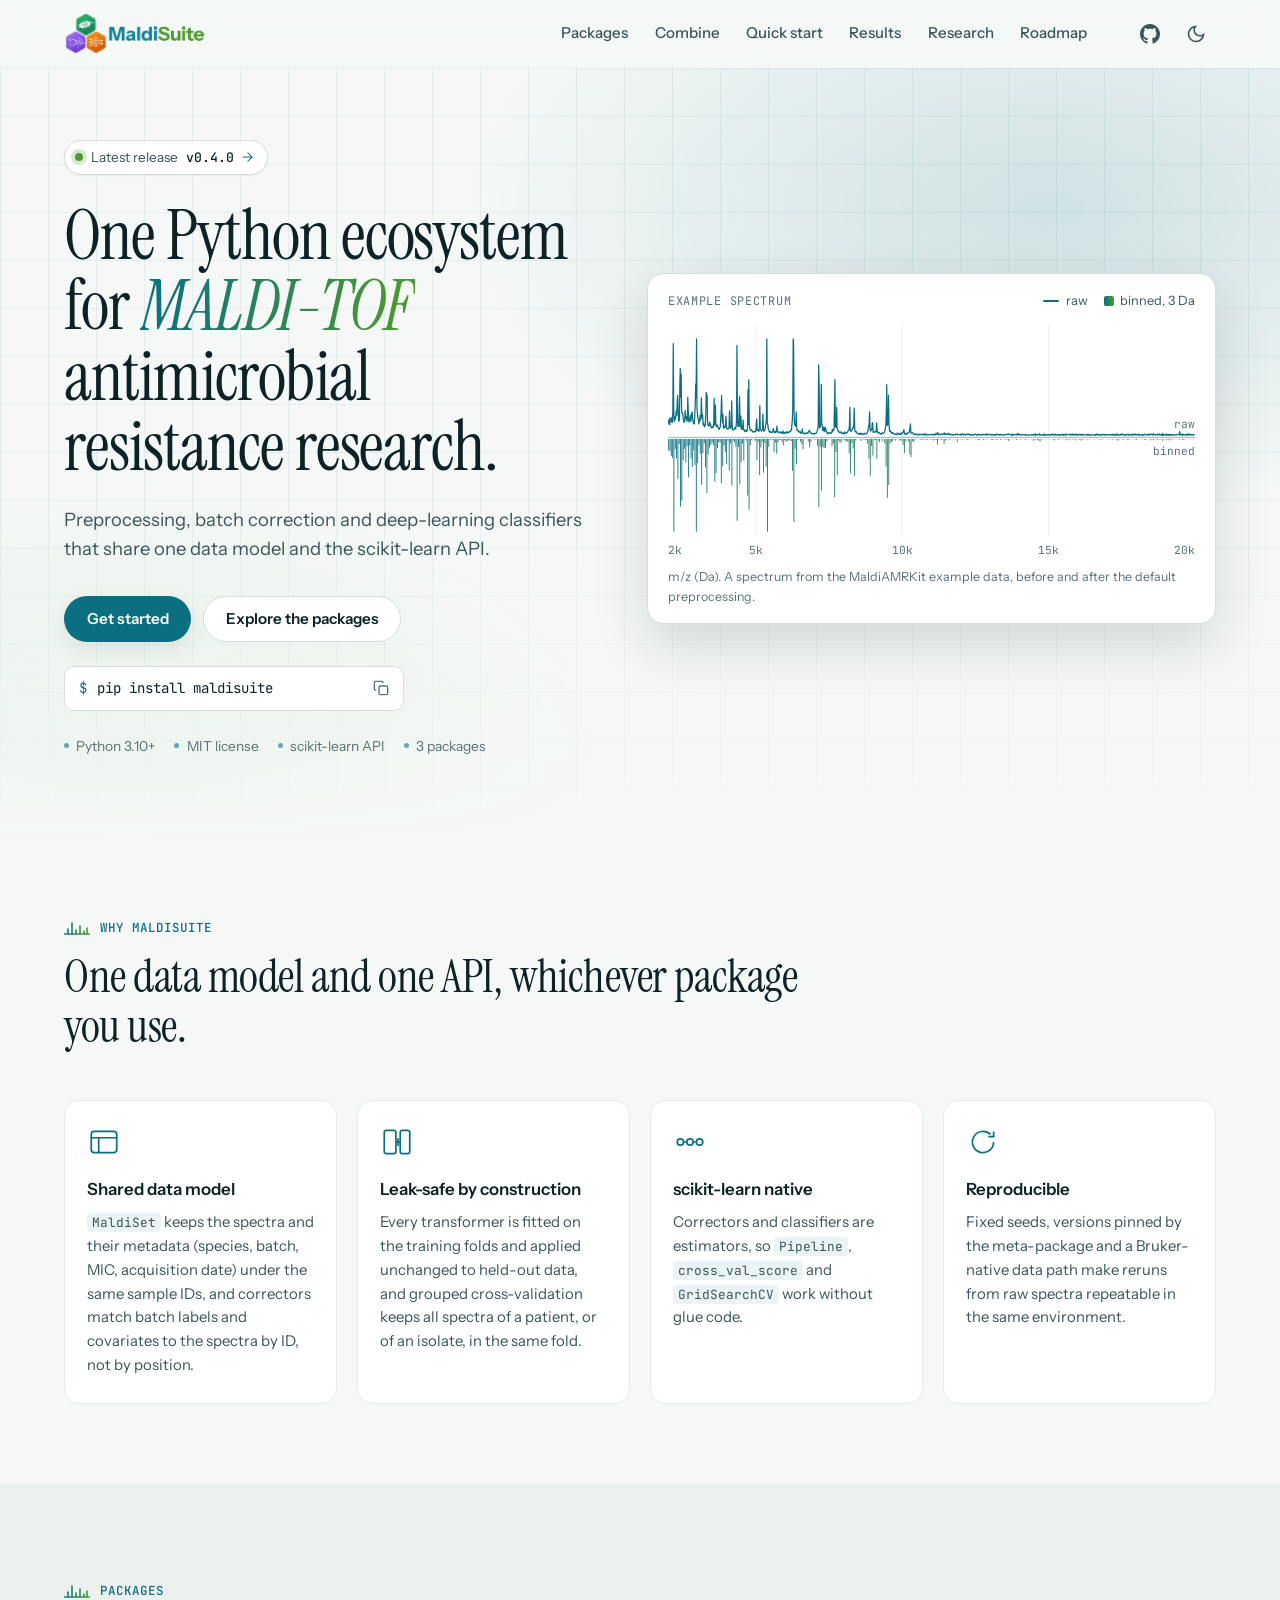
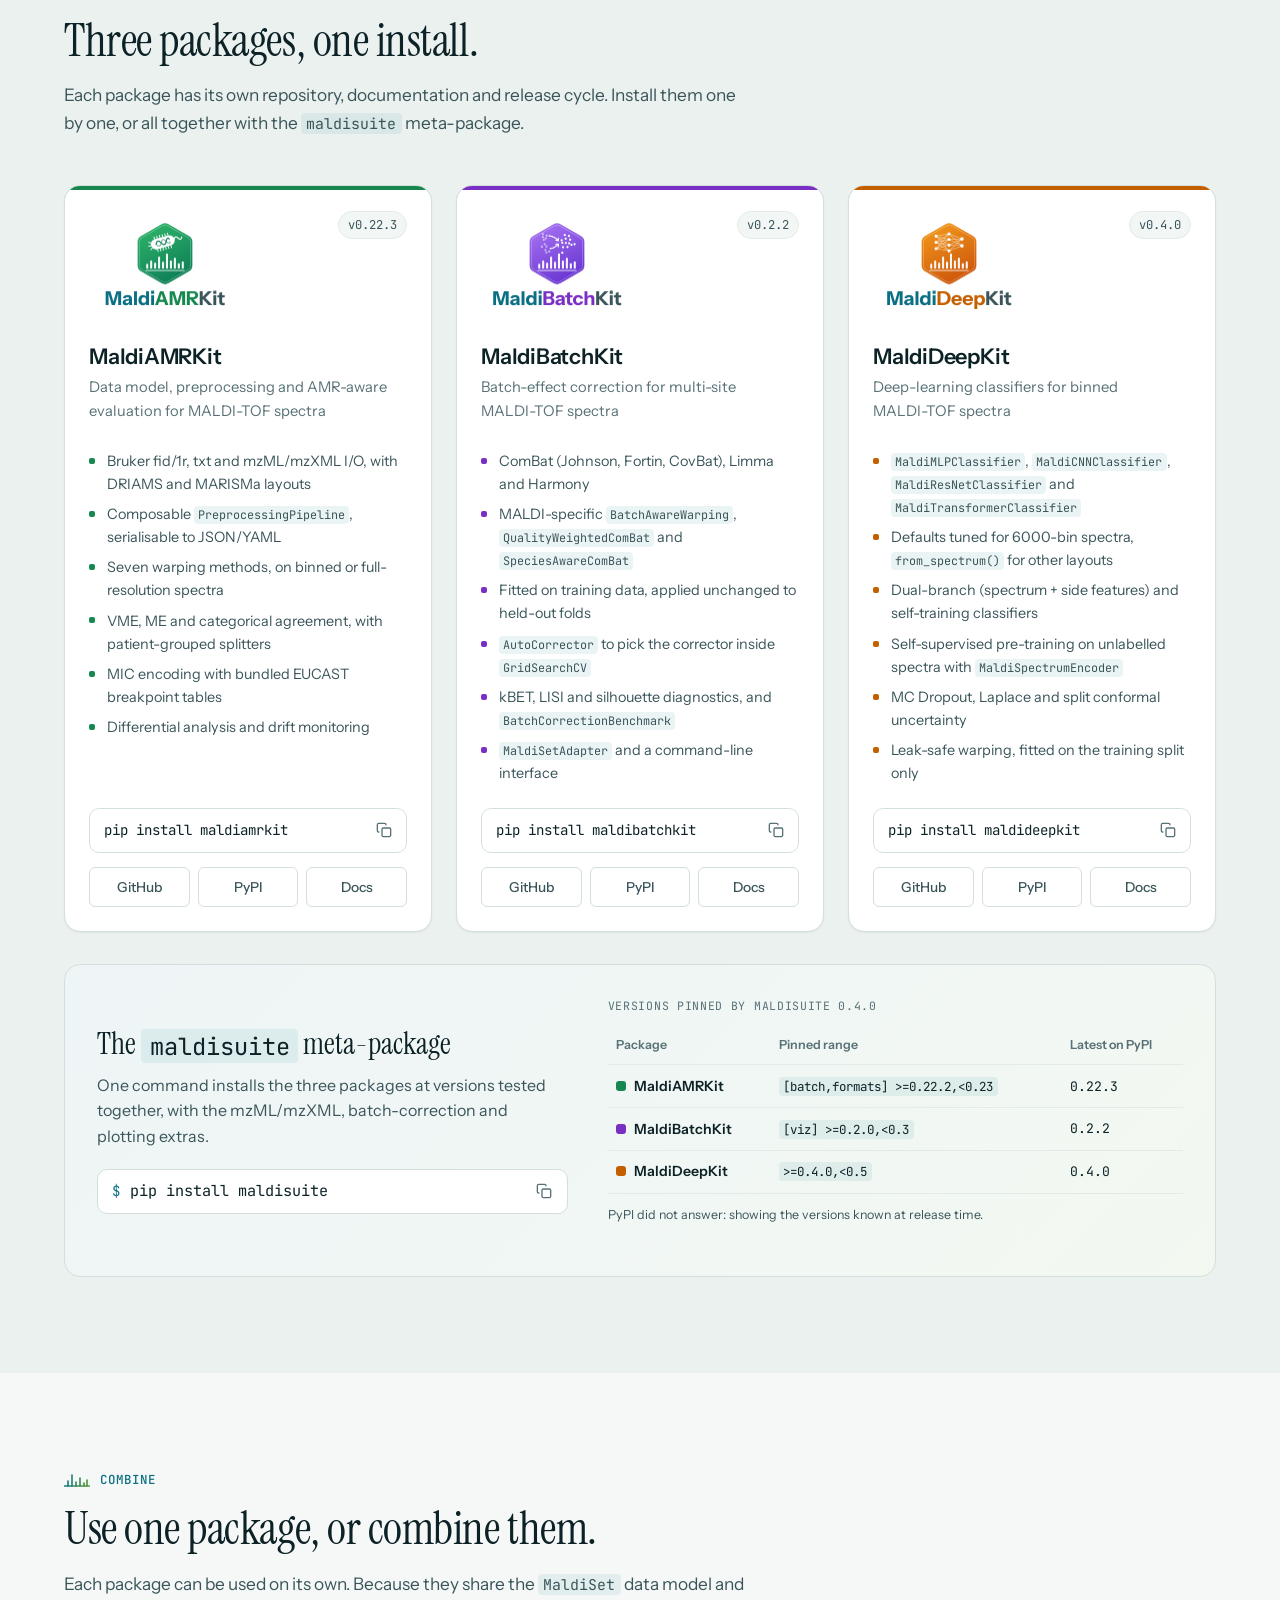
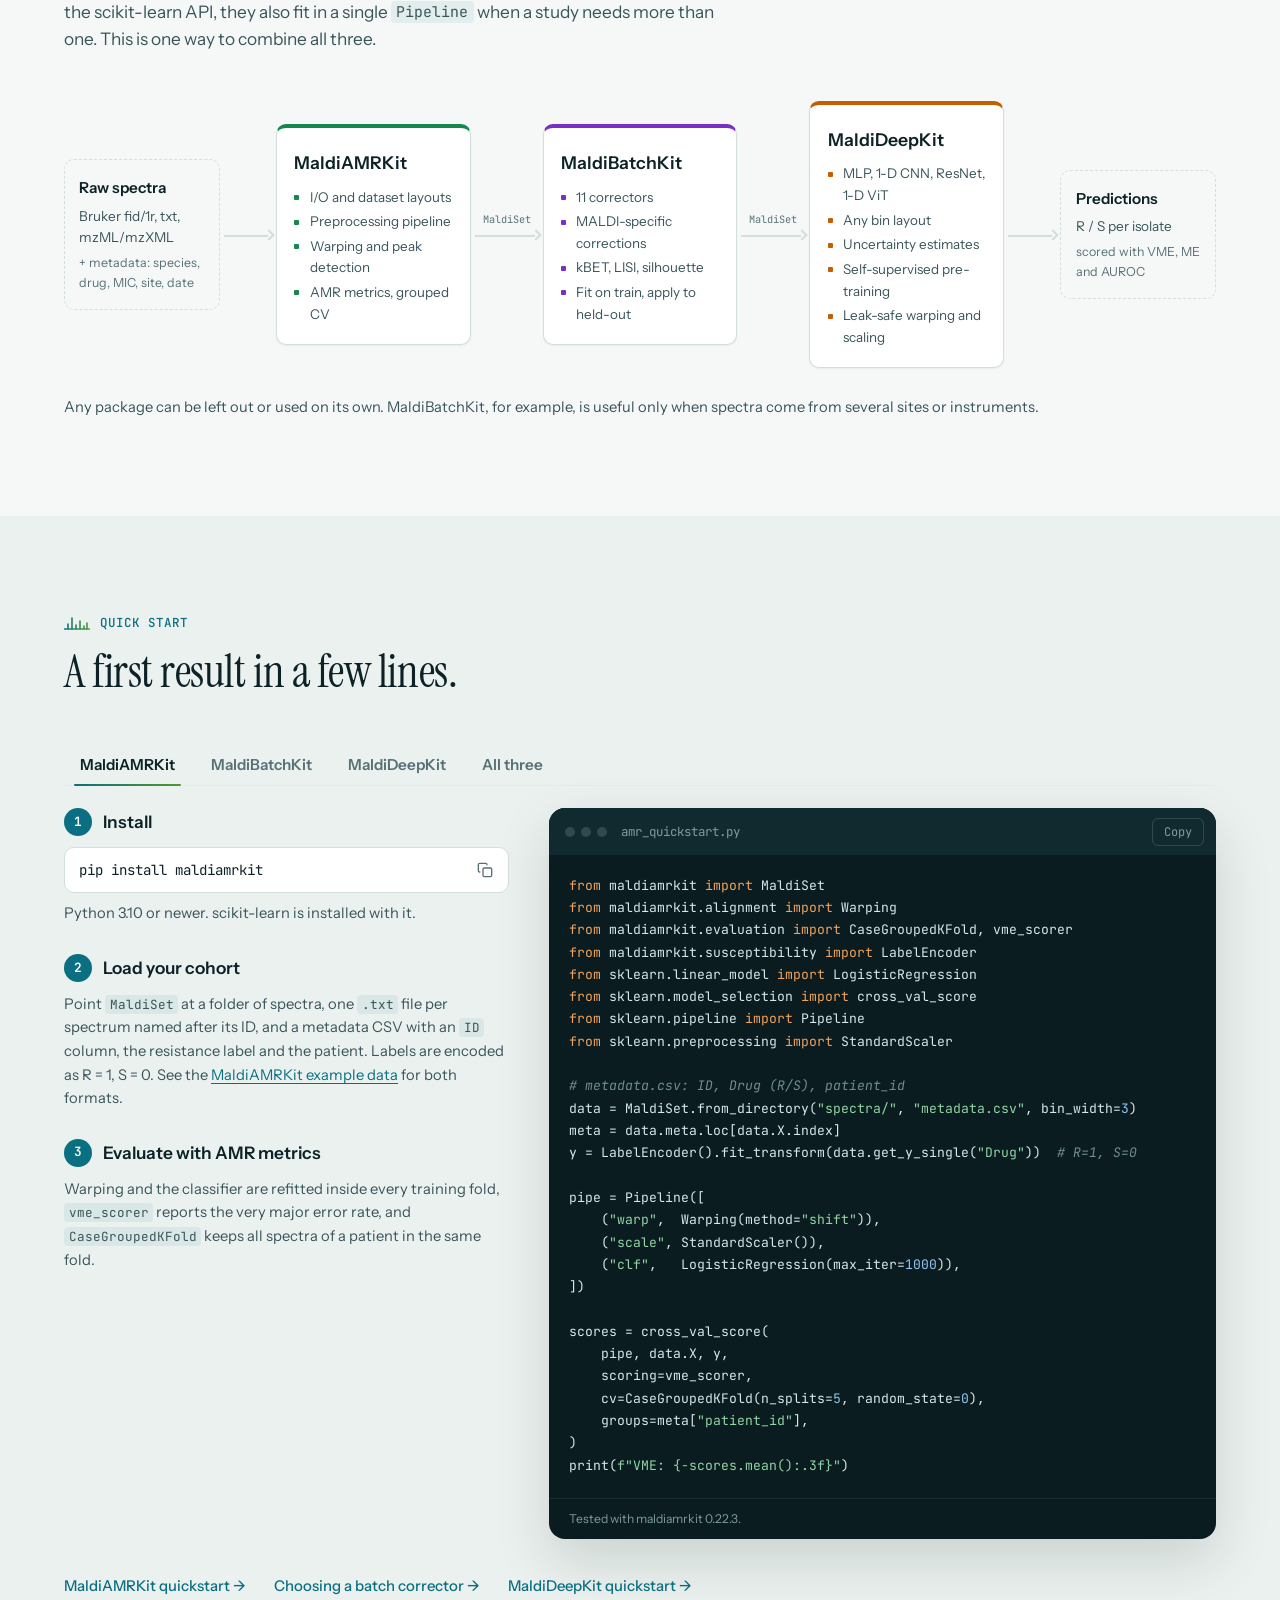
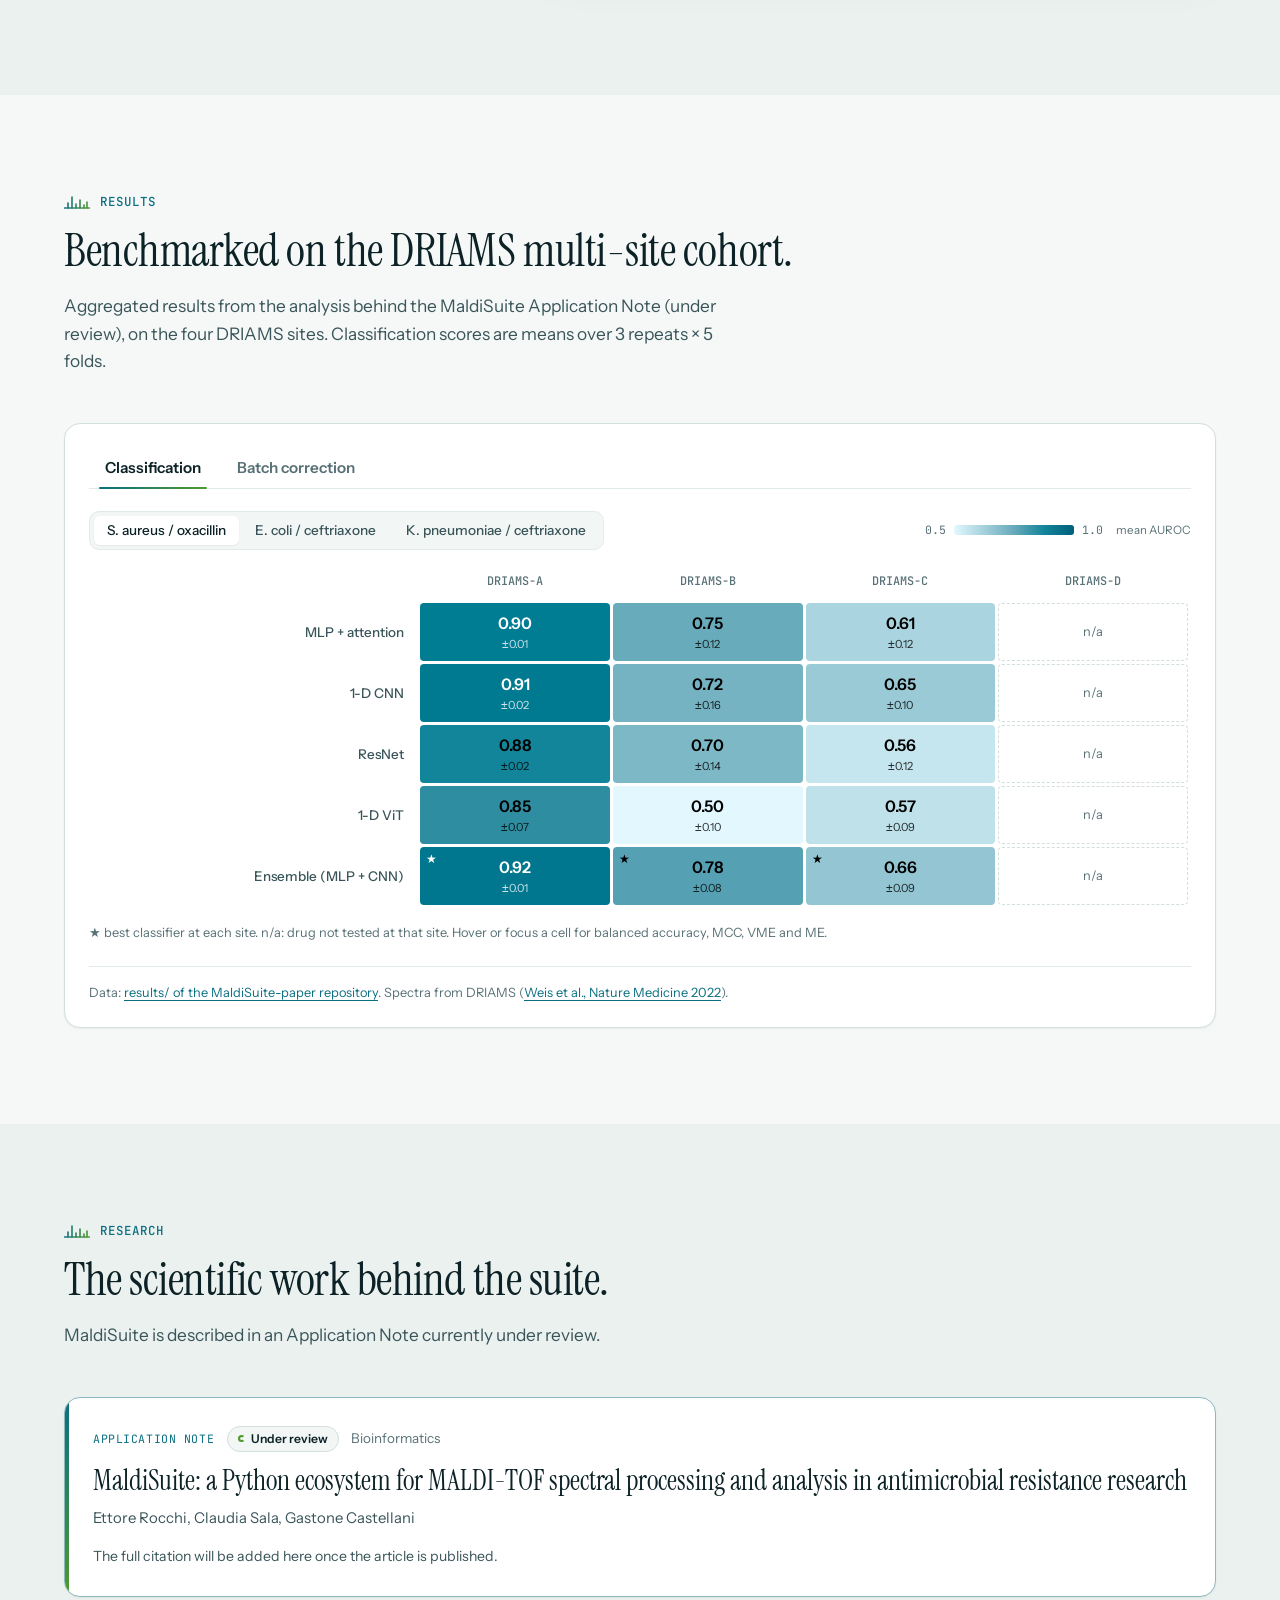
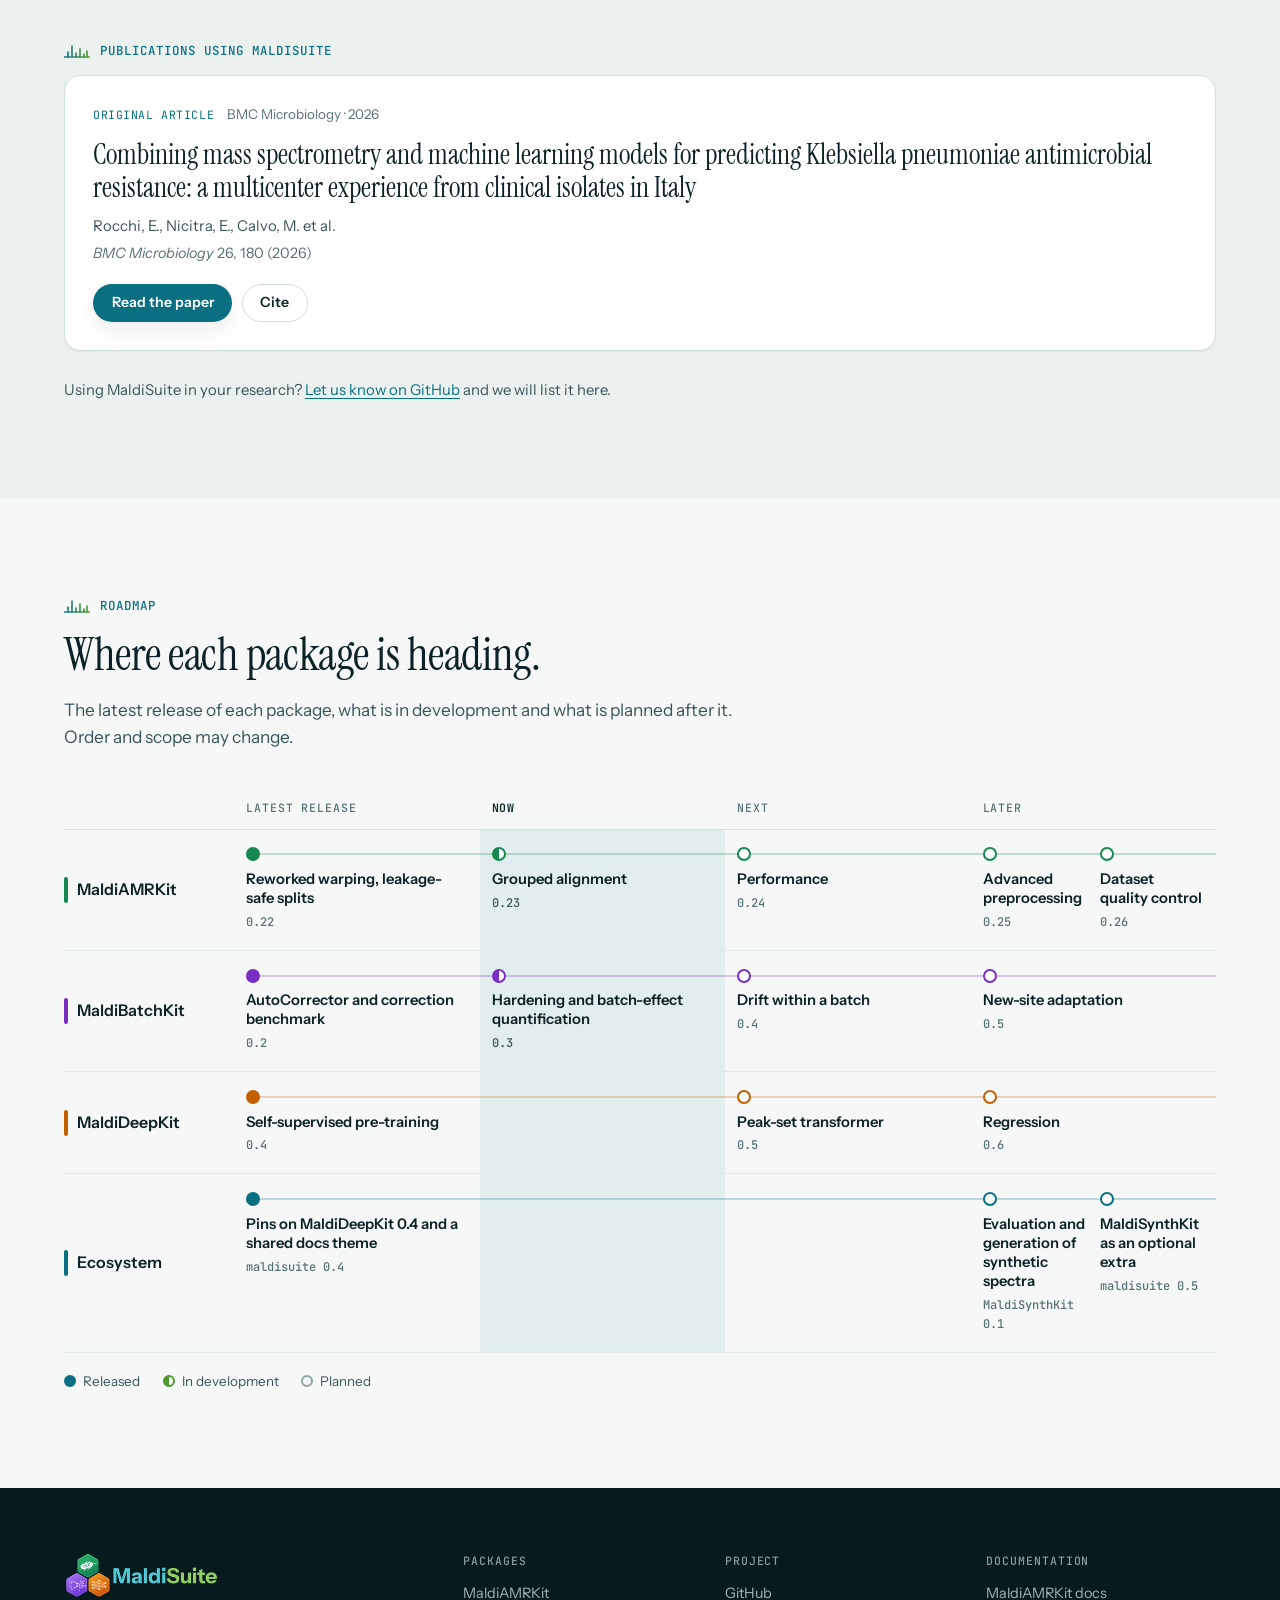
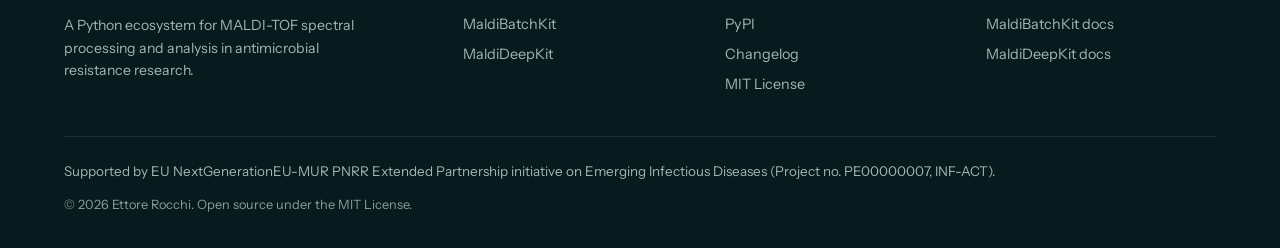
<file: index.html>
<!DOCTYPE html>
<html lang="en">
<head>
<meta charset="UTF-8">
<meta name="viewport" content="width=device-width, initial-scale=1.0">
<title>MaldiSuite · Python ecosystem for MALDI-TOF AMR research</title>
<meta name="description" content="MaldiSuite is an open-source Python ecosystem for MALDI-TOF spectral processing and analysis in antimicrobial resistance research: preprocessing, multi-site batch correction and deep-learning classifiers that share one data model and the scikit-learn API.">
<meta name="keywords" content="MALDI-TOF, antimicrobial resistance, AMR, mass spectrometry, batch effect correction, deep learning, scikit-learn, Python">
<meta name="author" content="Ettore Rocchi">
<meta name="theme-color" content="#0b6f82">
<link rel="canonical" href="https://ettorerocchi.github.io/MaldiSuite/">
<link rel="icon" type="image/png" sizes="32x32" href="assets/web/favicon-32.png">
<link rel="apple-touch-icon" sizes="180x180" href="assets/web/apple-touch-icon.png">

<meta property="og:type" content="website">
<meta property="og:site_name" content="MaldiSuite">
<meta property="og:url" content="https://ettorerocchi.github.io/MaldiSuite/">
<meta property="og:title" content="MaldiSuite · Python ecosystem for MALDI-TOF AMR research">
<meta property="og:description" content="Preprocessing, multi-site batch correction and deep-learning classifiers for MALDI-TOF spectra in antimicrobial resistance research, sharing one data model and the scikit-learn API.">
<meta property="og:image" content="https://ettorerocchi.github.io/MaldiSuite/assets/og-preview.png">
<meta property="og:image:type" content="image/png">
<meta property="og:image:width" content="1200">
<meta property="og:image:height" content="630">
<meta property="og:image:alt" content="MaldiSuite: one Python ecosystem for MALDI-TOF antimicrobial resistance research">
<meta name="twitter:card" content="summary_large_image">
<meta name="twitter:title" content="MaldiSuite · Python ecosystem for MALDI-TOF AMR research">
<meta name="twitter:description" content="Preprocessing, multi-site batch correction and deep-learning classifiers for MALDI-TOF spectra in AMR research.">
<meta name="twitter:image" content="https://ettorerocchi.github.io/MaldiSuite/assets/og-preview.png">
<meta name="twitter:image:alt" content="MaldiSuite: one Python ecosystem for MALDI-TOF antimicrobial resistance research">

<script>
  document.documentElement.classList.add('js');
  try {
    var savedTheme = localStorage.getItem('maldisuite-theme');
    if (savedTheme === 'light' || savedTheme === 'dark') {
      document.documentElement.setAttribute('data-theme', savedTheme);
    }
  } catch (e) {}
</script>

<link rel="preconnect" href="https://fonts.googleapis.com">
<link rel="preconnect" href="https://fonts.gstatic.com" crossorigin>
<link rel="preload" as="style" href="https://fonts.googleapis.com/css2?family=Instrument+Sans:ital,wght@0,400..700;1,400..700&family=Instrument+Serif:ital@0;1&family=JetBrains+Mono:wght@400;500&display=swap">
<link href="https://fonts.googleapis.com/css2?family=Instrument+Sans:ital,wght@0,400..700;1,400..700&family=Instrument+Serif:ital@0;1&family=JetBrains+Mono:wght@400;500&display=swap" rel="stylesheet" media="print" onload="this.media='all'">
<noscript><link href="https://fonts.googleapis.com/css2?family=Instrument+Sans:ital,wght@0,400..700;1,400..700&family=Instrument+Serif:ital@0;1&family=JetBrains+Mono:wght@400;500&display=swap" rel="stylesheet"></noscript>
<link rel="stylesheet" href="css/style.css?v=0.4.0-3">

<script type="application/ld+json">
{
  "@context": "https://schema.org",
  "@type": "SoftwareSourceCode",
  "name": "MaldiSuite",
  "description": "A Python ecosystem for MALDI-TOF spectral processing and analysis in antimicrobial resistance research.",
  "url": "https://ettorerocchi.github.io/MaldiSuite/",
  "codeRepository": "https://github.com/EttoreRocchi/MaldiSuite",
  "programmingLanguage": "Python",
  "runtimePlatform": "Python 3.10+",
  "license": "https://opensource.org/licenses/MIT",
  "author": { "@type": "Person", "name": "Ettore Rocchi" },
  "funder": { "@type": "Organization", "name": "European Union - NextGenerationEU, MUR PNRR Extended Partnership on Emerging Infectious Diseases (PE00000007, INF-ACT)" },
  "hasPart": [
    { "@type": "SoftwareSourceCode", "name": "MaldiAMRKit", "codeRepository": "https://github.com/EttoreRocchi/MaldiAMRKit" },
    { "@type": "SoftwareSourceCode", "name": "MaldiBatchKit", "codeRepository": "https://github.com/EttoreRocchi/MaldiBatchKit" },
    { "@type": "SoftwareSourceCode", "name": "MaldiDeepKit", "codeRepository": "https://github.com/EttoreRocchi/MaldiDeepKit" }
  ]
}
</script>
</head>
<body>
<a class="skip-link" href="#main">Skip to content</a>

<header class="header" id="header">
  <div class="container nav">
    <a href="#top" class="nav-logo" aria-label="MaldiSuite home">
      <img src="assets/web/maldi_suite_logo.png" alt="" class="logo-img logo-light" width="142" height="44">
      <img src="assets/web/maldi_suite_logo_dark.png" alt="" class="logo-img logo-dark" width="142" height="44">
    </a>
    <nav class="nav-menu" id="nav-menu" aria-label="Main">
      <a href="#packages" class="nav-link">Packages</a>
      <a href="#workflow" class="nav-link">Combine</a>
      <a href="#quickstart" class="nav-link">Quick start</a>
      <a href="#results" class="nav-link">Results</a>
      <a href="#research" class="nav-link">Research</a>
      <a href="#roadmap" class="nav-link">Roadmap</a>
    </nav>
    <div class="nav-actions">
      <a href="https://github.com/EttoreRocchi/MaldiSuite" class="icon-btn" target="_blank" rel="noopener" aria-label="MaldiSuite on GitHub">
        <svg viewBox="0 0 24 24" fill="currentColor" aria-hidden="true"><path d="M12 0c-6.626 0-12 5.373-12 12 0 5.302 3.438 9.8 8.207 11.387.599.111.793-.261.793-.577v-2.234c-3.338.726-4.033-1.416-4.033-1.416-.546-1.387-1.333-1.756-1.333-1.756-1.089-.745.083-.729.083-.729 1.205.084 1.839 1.237 1.839 1.237 1.07 1.834 2.807 1.304 3.492.997.107-.775.418-1.305.762-1.604-2.665-.305-5.467-1.334-5.467-5.931 0-1.311.469-2.381 1.236-3.221-.124-.303-.535-1.524.117-3.176 0 0 1.008-.322 3.301 1.23.957-.266 1.983-.399 3.003-.404 1.02.005 2.047.138 3.006.404 2.291-1.552 3.297-1.23 3.297-1.23.653 1.653.242 2.874.118 3.176.77.84 1.235 1.911 1.235 3.221 0 4.609-2.807 5.624-5.479 5.921.43.372.823 1.102.823 2.222v3.293c0 .319.192.694.801.576 4.765-1.589 8.199-6.086 8.199-11.386 0-6.627-5.373-12-12-12z"/></svg>
      </a>
      <button class="icon-btn theme-toggle" type="button" aria-label="Toggle dark mode">
        <svg class="icon-sun" viewBox="0 0 24 24" fill="none" stroke="currentColor" stroke-width="2" aria-hidden="true"><circle cx="12" cy="12" r="4"/><path d="M12 2v2M12 20v2M4.93 4.93l1.41 1.41M17.66 17.66l1.41 1.41M2 12h2M20 12h2M4.93 19.07l1.41-1.41M17.66 6.34l1.41-1.41"/></svg>
        <svg class="icon-moon" viewBox="0 0 24 24" fill="none" stroke="currentColor" stroke-width="2" aria-hidden="true"><path d="M21 12.79A9 9 0 1 1 11.21 3 7 7 0 0 0 21 12.79z"/></svg>
      </button>
      <button class="nav-toggle" type="button" aria-label="Toggle navigation" aria-expanded="false" aria-controls="nav-menu">
        <span></span><span></span><span></span>
      </button>
    </div>
  </div>
</header>

<main id="main">
  <section class="hero" id="top">
    <div class="hero-bg" aria-hidden="true"></div>
    <div class="container hero-inner">
      <div class="hero-copy">
        <a class="release-pill" href="https://github.com/EttoreRocchi/MaldiSuite/blob/main/CHANGELOG.md" target="_blank" rel="noopener">
          <span class="pill-dot" aria-hidden="true"></span>
          <span>Latest release</span>
          <strong id="latest-version">v0.4.0</strong>
          <span class="pill-arrow" aria-hidden="true">&rarr;</span>
        </a>
        <h1 class="hero-title">One Python ecosystem for <em>MALDI-TOF</em> antimicrobial resistance research.</h1>
        <p class="hero-lede">Preprocessing, batch correction and deep-learning classifiers that share one data model and the scikit-learn API.</p>
        <div class="hero-actions">
          <a class="btn btn-primary" href="#quickstart">Get started</a>
          <a class="btn btn-ghost" href="#packages">Explore the packages</a>
        </div>
        <div class="install-chip">
          <span class="install-prompt" aria-hidden="true">$</span>
          <code>pip install maldisuite</code>
          <button class="copy-btn" type="button" data-copy="pip install maldisuite" aria-label="Copy install command">
            <svg viewBox="0 0 24 24" fill="none" stroke="currentColor" stroke-width="2" aria-hidden="true"><rect x="9" y="9" width="13" height="13" rx="2"/><path d="M5 15H4a2 2 0 0 1-2-2V4a2 2 0 0 1 2-2h9a2 2 0 0 1 2 2v1"/></svg>
          </button>
        </div>
        <ul class="hero-meta">
          <li>Python 3.10+</li>
          <li>MIT license</li>
          <li>scikit-learn API</li>
          <li>3 packages</li>
        </ul>
      </div>

      <figure class="spectrum-card">
        <figcaption class="spectrum-head">
          <span class="spectrum-title">Example spectrum</span>
          <span class="spectrum-keys" aria-hidden="true">
            <span class="key key-raw">raw</span>
            <span class="key key-bin">binned, 3 Da</span>
          </span>
        </figcaption>
        <div class="spectrum-plot" id="spectrum-plot">
          <svg class="spectrum" viewBox="0 -12 1000 400" preserveAspectRatio="none" role="img" aria-label="Head-to-tail plot of a MALDI-TOF spectrum from 2,000 to 20,000 m/z: the raw trace points up, and the same spectrum after MaldiAMRKit preprocessing and 3 Da binning points down.">
            <defs>
              <linearGradient id="bin-gradient" x1="0" x2="1" y1="0" y2="0">
                <stop offset="0" class="stop-a"/>
                <stop offset="1" class="stop-b"/>
              </linearGradient>
              <clipPath id="sweep-raw"><rect class="sweep sweep-raw" x="0" y="-12" width="1000" height="214"/></clipPath>
              <clipPath id="sweep-bin"><rect class="sweep sweep-bin" x="0" y="200" width="1000" height="200"/></clipPath>
            </defs>
            <g class="sp-grid">
              <line x1="166.7" x2="166.7" y1="-12" y2="388"/>
              <line x1="444.4" x2="444.4" y1="-12" y2="388"/>
              <line x1="722.2" x2="722.2" y1="-12" y2="388"/>
            </g>
            <path class="sp-raw" clip-path="url(#sweep-raw)" d="M0.0,179.2 L0.8,171.7 L1.7,175.2 L2.5,167.7 L3.3,178.8 L4.2,171.8 L5.0,169.6 L5.8,165.1 L6.7,172.3 L7.5,174.6 L8.3,174.5 L9.2,152.6 L10.0,25.0 L10.8,148.0 L11.7,171.8 L12.5,172.5 L13.3,163.7 L14.2,167.6 L15.0,161.2 L15.8,151.9 L16.7,161.0 L17.5,136.1 L18.3,123.3 L19.2,147.4 L20.0,170.1 L20.8,172.7 L21.7,168.6 L22.5,100.6 L23.3,72.4 L24.2,126.8 L25.0,83.3 L25.8,150.2 L26.7,157.8 L27.5,156.4 L28.3,160.3 L29.2,170.6 L30.0,174.4 L30.8,170.2 L31.7,173.8 L32.5,152.0 L33.3,160.6 L34.2,167.6 L35.0,163.9 L35.8,172.0 L36.7,171.9 L37.5,127.3 L38.3,150.0 L39.2,169.4 L40.0,174.0 L40.8,170.3 L41.7,168.4 L42.5,161.6 L43.3,172.8 L44.2,163.6 L45.0,157.4 L45.8,155.1 L46.7,169.4 L47.5,170.9 L48.3,177.0 L49.2,175.7 L50.0,177.5 L50.8,160.7 L51.7,140.8 L52.5,101.8 L53.3,128.3 L54.2,16.0 L55.0,148.9 L55.8,155.2 L56.7,167.3 L57.5,168.6 L58.3,177.5 L59.2,173.0 L60.0,172.2 L60.8,161.8 L61.7,170.3 L62.5,164.4 L63.3,128.0 L64.2,155.8 L65.0,166.4 L65.8,160.6 L66.7,179.4 L67.5,176.2 L68.3,180.6 L69.2,183.2 L70.0,179.1 L70.8,180.5 L71.7,158.0 L72.5,117.7 L73.3,121.9 L74.2,123.9 L75.0,172.1 L75.8,180.4 L76.7,180.5 L77.5,181.9 L78.3,180.0 L79.2,173.5 L80.0,179.8 L80.8,178.2 L81.7,183.6 L82.5,185.0 L83.3,183.0 L84.2,182.5 L85.0,184.8 L85.8,182.9 L86.7,180.0 L87.5,129.2 L88.3,179.4 L89.2,163.4 L90.0,141.7 L90.8,179.3 L91.7,182.7 L92.5,182.8 L93.3,179.5 L94.2,182.6 L95.0,184.3 L95.8,185.1 L96.7,188.2 L97.5,187.2 L98.3,184.2 L99.2,183.4 L100.0,166.6 L100.8,153.1 L101.7,123.6 L102.5,158.4 L103.3,175.4 L104.2,159.7 L105.0,181.7 L105.8,185.5 L106.7,182.0 L107.5,184.3 L108.3,183.2 L109.2,176.6 L110.0,162.7 L110.8,184.9 L111.7,186.8 L112.5,185.9 L113.3,187.1 L114.2,187.1 L115.0,186.7 L115.8,183.7 L116.7,152.9 L117.5,183.1 L118.3,184.9 L119.2,185.6 L120.0,182.0 L120.8,133.9 L121.7,181.0 L122.5,187.8 L123.3,189.3 L124.2,187.7 L125.0,187.6 L125.8,187.6 L126.7,188.0 L127.5,184.1 L128.3,186.3 L129.2,182.2 L130.0,170.9 L130.8,28.6 L131.7,165.7 L132.5,181.8 L133.3,180.0 L134.2,182.1 L135.0,147.5 L135.8,125.8 L136.7,183.1 L137.5,182.8 L138.3,162.4 L139.2,186.1 L140.0,188.0 L140.8,187.7 L141.7,183.3 L142.5,170.0 L143.3,188.8 L144.2,188.4 L145.0,189.9 L145.8,192.4 L146.7,191.1 L147.5,189.5 L148.3,189.6 L149.2,191.9 L150.0,191.4 L150.8,185.9 L151.7,112.8 L152.5,179.1 L153.3,94.0 L154.2,178.0 L155.0,185.3 L155.8,187.9 L156.7,190.0 L157.5,190.0 L158.3,189.0 L159.2,189.7 L160.0,192.8 L160.8,192.3 L161.7,192.1 L162.5,192.8 L163.3,192.2 L164.2,192.9 L165.0,192.8 L165.8,190.2 L166.7,191.4 L167.5,177.2 L168.3,168.5 L169.2,190.2 L170.0,189.9 L170.8,189.4 L171.7,188.7 L172.5,192.1 L173.3,186.7 L174.2,142.8 L175.0,186.1 L175.8,189.4 L176.7,189.4 L177.5,191.2 L178.3,189.7 L179.2,188.3 L180.0,158.9 L180.8,183.3 L181.7,191.4 L182.5,190.6 L183.3,190.0 L184.2,186.9 L185.0,180.2 L185.8,179.1 L186.7,168.5 L187.5,16.0 L188.3,174.7 L189.2,177.9 L190.0,184.9 L190.8,188.0 L191.7,191.0 L192.5,193.2 L193.3,191.3 L194.2,192.7 L195.0,193.0 L195.8,194.2 L196.7,192.9 L197.5,193.8 L198.3,193.0 L199.2,191.2 L200.0,186.0 L200.8,191.3 L201.7,194.0 L202.5,193.8 L203.3,191.8 L204.2,194.2 L205.0,192.3 L205.8,189.8 L206.7,181.7 L207.5,192.5 L208.3,192.8 L209.2,193.8 L210.0,193.1 L210.8,194.1 L211.7,192.7 L212.5,193.0 L213.3,192.9 L214.2,195.0 L215.0,193.2 L215.8,195.1 L216.7,194.4 L217.5,194.9 L218.3,190.9 L219.2,194.2 L220.0,196.4 L220.8,194.2 L221.7,194.6 L222.5,194.4 L223.3,192.8 L224.2,195.4 L225.0,192.7 L225.8,193.0 L226.7,193.9 L227.5,192.5 L228.3,194.6 L229.2,193.8 L230.0,192.7 L230.8,192.0 L231.7,192.8 L232.5,191.4 L233.3,188.9 L234.2,188.8 L235.0,179.4 L235.8,172.2 L236.7,148.8 L237.5,16.0 L238.3,30.7 L239.2,160.3 L240.0,178.5 L240.8,178.8 L241.7,182.0 L242.5,177.0 L243.3,154.7 L244.2,184.4 L245.0,190.6 L245.8,189.3 L246.7,189.7 L247.5,192.1 L248.3,192.9 L249.2,193.5 L250.0,191.9 L250.8,191.6 L251.7,195.4 L252.5,194.4 L253.3,194.0 L254.2,193.1 L255.0,186.8 L255.8,194.7 L256.7,196.0 L257.5,195.1 L258.3,195.4 L259.2,196.3 L260.0,196.3 L260.8,195.6 L261.7,194.5 L262.5,195.3 L263.3,194.9 L264.2,194.7 L265.0,195.7 L265.8,195.0 L266.7,193.0 L267.5,191.2 L268.3,189.7 L269.2,191.7 L270.0,193.1 L270.8,193.9 L271.7,195.5 L272.5,195.4 L273.3,196.3 L274.2,195.9 L275.0,195.8 L275.8,196.5 L276.7,195.6 L277.5,195.7 L278.3,196.9 L279.2,195.4 L280.0,195.6 L280.8,195.7 L281.7,194.6 L282.5,192.2 L283.3,189.3 L284.2,188.0 L285.0,181.3 L285.8,65.7 L286.7,101.0 L287.5,184.9 L288.3,184.6 L289.2,181.8 L290.0,174.8 L290.8,102.7 L291.7,179.1 L292.5,179.8 L293.3,189.6 L294.2,186.2 L295.0,190.7 L295.8,183.4 L296.7,188.3 L297.5,192.3 L298.3,184.0 L299.2,187.1 L300.0,189.6 L300.8,191.9 L301.7,194.9 L302.5,194.5 L303.3,196.3 L304.2,194.1 L305.0,194.8 L305.8,195.6 L306.7,194.8 L307.5,194.3 L308.3,195.3 L309.2,194.7 L310.0,194.8 L310.8,193.6 L311.7,187.8 L312.5,192.4 L313.3,189.7 L314.2,187.3 L315.0,188.2 L315.8,147.1 L316.7,93.6 L317.5,181.9 L318.3,184.3 L319.2,181.3 L320.0,146.1 L320.8,183.2 L321.7,189.3 L322.5,189.3 L323.3,191.9 L324.2,191.9 L325.0,194.0 L325.8,193.4 L326.7,193.8 L327.5,193.1 L328.3,192.2 L329.2,195.2 L330.0,195.6 L330.8,194.7 L331.7,195.2 L332.5,196.6 L333.3,196.3 L334.2,193.7 L335.0,196.1 L335.8,192.8 L336.7,195.0 L337.5,195.2 L338.3,194.4 L339.2,194.5 L340.0,194.0 L340.8,192.3 L341.7,190.5 L342.5,189.4 L343.3,188.7 L344.2,181.3 L345.0,146.1 L345.8,191.4 L346.7,189.7 L347.5,191.8 L348.3,188.7 L349.2,188.8 L350.0,187.8 L350.8,184.0 L351.7,184.9 L352.5,178.8 L353.3,147.5 L354.2,186.6 L355.0,192.3 L355.8,192.4 L356.7,193.0 L357.5,192.2 L358.3,195.1 L359.2,195.3 L360.0,195.8 L360.8,196.0 L361.7,196.8 L362.5,195.7 L363.3,197.3 L364.2,195.7 L365.0,197.3 L365.8,194.8 L366.7,197.0 L367.5,197.3 L368.3,196.8 L369.2,196.5 L370.0,197.3 L370.8,197.0 L371.7,196.4 L372.5,195.2 L373.3,197.0 L374.2,196.4 L375.0,196.1 L375.8,195.7 L376.7,195.8 L377.5,195.1 L378.3,193.4 L379.2,191.1 L380.0,186.3 L380.8,182.6 L381.7,174.3 L382.5,154.5 L383.3,187.6 L384.2,191.3 L385.0,190.9 L385.8,187.3 L386.7,188.4 L387.5,175.8 L388.3,175.2 L389.2,193.3 L390.0,193.4 L390.8,192.4 L391.7,193.1 L392.5,192.4 L393.3,191.9 L394.2,193.3 L395.0,191.7 L395.8,175.7 L396.7,188.0 L397.5,193.4 L398.3,194.4 L399.2,194.4 L400.0,193.2 L400.8,194.8 L401.7,195.8 L402.5,196.3 L403.3,196.6 L404.2,197.4 L405.0,194.6 L405.8,195.8 L406.7,195.0 L407.5,195.7 L408.3,195.8 L409.2,194.7 L410.0,193.9 L410.8,193.0 L411.7,188.9 L412.5,184.8 L413.3,180.0 L414.2,156.1 L415.0,103.0 L415.8,180.6 L416.7,180.2 L417.5,172.8 L418.3,123.4 L419.2,176.3 L420.0,187.4 L420.8,192.0 L421.7,191.3 L422.5,190.6 L423.3,194.0 L424.2,194.4 L425.0,195.8 L425.8,194.1 L426.7,194.1 L427.5,196.2 L428.3,196.2 L429.2,197.0 L430.0,196.3 L430.8,197.2 L431.7,197.2 L432.5,197.5 L433.3,197.8 L434.2,197.9 L435.0,194.6 L435.8,196.7 L436.7,196.7 L437.5,196.2 L438.3,197.5 L439.2,196.6 L440.0,197.7 L440.8,195.9 L441.7,197.3 L442.5,194.7 L443.3,196.4 L444.2,195.6 L445.0,195.0 L445.8,193.5 L446.7,192.7 L447.5,188.3 L448.3,194.3 L449.2,197.0 L450.0,197.3 L450.8,197.3 L451.7,195.3 L452.5,196.9 L453.3,196.9 L454.2,194.6 L455.0,195.4 L455.8,194.5 L456.7,194.1 L457.5,192.4 L458.3,190.8 L459.2,183.8 L460.0,177.5 L460.8,195.3 L461.7,194.7 L462.5,194.7 L463.3,194.6 L464.2,193.9 L465.0,194.9 L465.8,195.8 L466.7,197.1 L467.5,196.3 L468.3,198.1 L469.2,196.9 L470.0,197.5 L470.8,197.0 L471.7,198.4 L472.5,197.5 L473.3,196.9 L474.2,197.7 L475.0,198.5 L475.8,198.6 L476.7,198.4 L477.5,196.7 L478.3,197.8 L479.2,197.2 L480.0,197.7 L480.8,197.9 L481.7,197.1 L482.5,198.1 L483.3,197.3 L484.2,197.5 L485.0,197.2 L485.8,198.3 L486.7,198.2 L487.5,195.9 L488.3,197.1 L489.2,198.5 L490.0,198.6 L490.8,197.5 L491.7,198.2 L492.5,198.6 L493.3,198.1 L494.2,198.5 L495.0,198.4 L495.8,197.6 L496.7,198.1 L497.5,197.5 L498.3,198.0 L499.2,197.6 L500.0,197.4 L500.8,197.8 L501.7,198.5 L502.5,197.7 L503.3,197.7 L504.2,197.0 L505.0,198.6 L505.8,197.7 L506.7,197.6 L507.5,198.1 L508.3,195.4 L509.2,197.5 L510.0,196.7 L510.8,196.1 L511.7,193.8 L512.5,198.3 L513.3,197.1 L514.2,197.5 L515.0,197.3 L515.8,196.7 L516.7,197.9 L517.5,198.1 L518.3,197.5 L519.2,196.8 L520.0,196.9 L520.8,197.1 L521.7,196.6 L522.5,196.9 L523.3,195.6 L524.2,194.8 L525.0,197.5 L525.8,195.9 L526.7,197.8 L527.5,198.0 L528.3,197.1 L529.2,196.9 L530.0,197.8 L530.8,196.5 L531.7,197.3 L532.5,195.7 L533.3,196.5 L534.2,198.0 L535.0,197.1 L535.8,197.5 L536.7,198.2 L537.5,197.3 L538.3,198.1 L539.2,198.2 L540.0,197.7 L540.8,199.0 L541.7,198.3 L542.5,198.0 L543.3,197.8 L544.2,197.9 L545.0,197.2 L545.8,198.2 L546.7,197.3 L547.5,197.3 L548.3,196.3 L549.2,197.6 L550.0,198.1 L550.8,197.9 L551.7,198.0 L552.5,198.0 L553.3,198.1 L554.2,198.3 L555.0,197.1 L555.8,198.4 L556.7,197.1 L557.5,198.3 L558.3,196.2 L559.2,196.9 L560.0,197.3 L560.8,198.2 L561.7,198.2 L562.5,197.9 L563.3,197.0 L564.2,198.7 L565.0,197.8 L565.8,197.8 L566.7,197.0 L567.5,196.9 L568.3,198.1 L569.2,196.9 L570.0,196.9 L570.8,196.8 L571.7,198.2 L572.5,198.1 L573.3,198.9 L574.2,197.8 L575.0,198.5 L575.8,197.7 L576.7,198.4 L577.5,197.9 L578.3,198.0 L579.2,198.7 L580.0,198.4 L580.8,197.9 L581.7,197.8 L582.5,196.8 L583.3,197.1 L584.2,197.5 L585.0,198.0 L585.8,198.8 L586.7,198.3 L587.5,197.9 L588.3,198.8 L589.2,197.7 L590.0,196.9 L590.8,197.8 L591.7,198.2 L592.5,198.7 L593.3,198.2 L594.2,198.1 L595.0,198.8 L595.8,197.2 L596.7,197.5 L597.5,198.0 L598.3,197.5 L599.2,198.0 L600.0,198.1 L600.8,197.5 L601.7,198.2 L602.5,198.2 L603.3,198.1 L604.2,196.5 L605.0,198.6 L605.8,198.8 L606.7,196.7 L607.5,198.1 L608.3,197.9 L609.2,198.0 L610.0,197.5 L610.8,197.8 L611.7,197.9 L612.5,198.4 L613.3,197.5 L614.2,198.4 L615.0,198.1 L615.8,198.5 L616.7,197.3 L617.5,198.2 L618.3,198.2 L619.2,199.2 L620.0,198.4 L620.8,197.9 L621.7,198.5 L622.5,198.7 L623.3,196.7 L624.2,197.4 L625.0,197.6 L625.8,198.2 L626.7,198.3 L627.5,198.0 L628.3,197.9 L629.2,198.7 L630.0,197.0 L630.8,198.4 L631.7,197.8 L632.5,198.3 L633.3,197.9 L634.2,198.6 L635.0,198.4 L635.8,198.0 L636.7,198.8 L637.5,198.8 L638.3,198.1 L639.2,198.5 L640.0,198.2 L640.8,198.1 L641.7,197.6 L642.5,197.4 L643.3,197.2 L644.2,197.5 L645.0,197.1 L645.8,196.3 L646.7,197.7 L647.5,197.3 L648.3,197.4 L649.2,197.7 L650.0,198.7 L650.8,198.5 L651.7,199.0 L652.5,196.9 L653.3,197.6 L654.2,199.2 L655.0,197.1 L655.8,198.2 L656.7,197.9 L657.5,198.0 L658.3,197.6 L659.2,197.8 L660.0,198.3 L660.8,198.4 L661.7,198.1 L662.5,196.2 L663.3,198.9 L664.2,196.3 L665.0,197.9 L665.8,197.4 L666.7,198.1 L667.5,196.9 L668.3,198.1 L669.2,197.8 L670.0,198.9 L670.8,199.0 L671.7,197.9 L672.5,198.0 L673.3,197.9 L674.2,197.9 L675.0,197.8 L675.8,198.2 L676.7,198.5 L677.5,198.2 L678.3,197.6 L679.2,198.8 L680.0,198.6 L680.8,198.4 L681.7,198.9 L682.5,198.7 L683.3,198.6 L684.2,199.1 L685.0,198.6 L685.8,198.6 L686.7,198.1 L687.5,198.1 L688.3,198.2 L689.2,198.5 L690.0,198.7 L690.8,197.7 L691.7,198.5 L692.5,197.8 L693.3,198.4 L694.2,197.9 L695.0,198.9 L695.8,198.7 L696.7,196.0 L697.5,198.8 L698.3,197.6 L699.2,198.6 L700.0,198.7 L700.8,198.4 L701.7,198.5 L702.5,197.3 L703.3,198.3 L704.2,196.8 L705.0,196.5 L705.8,198.5 L706.7,197.7 L707.5,197.7 L708.3,198.8 L709.2,198.8 L710.0,198.6 L710.8,198.8 L711.7,197.1 L712.5,198.7 L713.3,198.4 L714.2,199.0 L715.0,196.8 L715.8,198.7 L716.7,198.8 L717.5,198.8 L718.3,198.5 L719.2,198.6 L720.0,197.8 L720.8,198.5 L721.7,197.8 L722.5,198.5 L723.3,198.4 L724.2,197.7 L725.0,198.5 L725.8,199.2 L726.7,198.7 L727.5,198.4 L728.3,196.7 L729.2,197.4 L730.0,196.9 L730.8,198.4 L731.7,198.9 L732.5,198.2 L733.3,198.8 L734.2,196.8 L735.0,198.4 L735.8,198.1 L736.7,199.0 L737.5,198.9 L738.3,197.8 L739.2,198.2 L740.0,198.1 L740.8,197.4 L741.7,199.1 L742.5,199.1 L743.3,198.4 L744.2,197.9 L745.0,198.4 L745.8,199.0 L746.7,198.4 L747.5,197.6 L748.3,197.4 L749.2,198.5 L750.0,199.1 L750.8,197.2 L751.7,198.2 L752.5,198.7 L753.3,198.7 L754.2,198.7 L755.0,196.3 L755.8,198.2 L756.7,198.3 L757.5,197.7 L758.3,197.7 L759.2,197.6 L760.0,197.5 L760.8,197.5 L761.7,198.4 L762.5,197.5 L763.3,197.0 L764.2,198.0 L765.0,199.0 L765.8,197.5 L766.7,198.4 L767.5,198.6 L768.3,196.3 L769.2,198.5 L770.0,197.8 L770.8,198.2 L771.7,198.7 L772.5,198.0 L773.3,198.9 L774.2,196.6 L775.0,197.5 L775.8,198.5 L776.7,199.2 L777.5,198.7 L778.3,198.6 L779.2,197.5 L780.0,198.6 L780.8,197.6 L781.7,196.8 L782.5,198.2 L783.3,199.0 L784.2,198.2 L785.0,197.3 L785.8,198.1 L786.7,197.1 L787.5,199.0 L788.3,198.3 L789.2,198.5 L790.0,198.6 L790.8,198.5 L791.7,198.2 L792.5,198.0 L793.3,198.0 L794.2,199.0 L795.0,198.5 L795.8,197.1 L796.7,198.2 L797.5,197.3 L798.3,198.7 L799.2,198.1 L800.0,199.0 L800.8,199.2 L801.7,198.6 L802.5,198.3 L803.3,198.7 L804.2,198.2 L805.0,198.4 L805.8,198.2 L806.7,198.5 L807.5,198.3 L808.3,198.4 L809.2,198.9 L810.0,198.7 L810.8,198.1 L811.7,199.3 L812.5,198.5 L813.3,196.9 L814.2,196.8 L815.0,198.5 L815.8,197.6 L816.7,197.4 L817.5,198.4 L818.3,198.2 L819.2,199.3 L820.0,198.5 L820.8,197.6 L821.7,197.8 L822.5,198.3 L823.3,199.1 L824.2,198.2 L825.0,198.2 L825.8,197.6 L826.7,197.0 L827.5,198.2 L828.3,198.0 L829.2,198.8 L830.0,198.0 L830.8,197.4 L831.7,198.2 L832.5,198.8 L833.3,198.0 L834.2,197.8 L835.0,197.9 L835.8,198.4 L836.7,198.0 L837.5,198.4 L838.3,198.1 L839.2,197.7 L840.0,198.2 L840.8,198.3 L841.7,198.8 L842.5,198.1 L843.3,198.3 L844.2,196.8 L845.0,198.2 L845.8,199.2 L846.7,198.5 L847.5,199.0 L848.3,197.0 L849.2,198.5 L850.0,198.0 L850.8,196.7 L851.7,199.3 L852.5,197.2 L853.3,198.3 L854.2,198.4 L855.0,198.0 L855.8,198.1 L856.7,199.0 L857.5,198.5 L858.3,199.0 L859.2,197.4 L860.0,196.3 L860.8,198.3 L861.7,196.9 L862.5,197.8 L863.3,197.2 L864.2,198.4 L865.0,198.7 L865.8,198.8 L866.7,199.2 L867.5,197.8 L868.3,198.6 L869.2,198.5 L870.0,197.3 L870.8,198.5 L871.7,197.5 L872.5,197.3 L873.3,198.7 L874.2,197.3 L875.0,199.1 L875.8,197.4 L876.7,197.5 L877.5,198.2 L878.3,198.2 L879.2,199.1 L880.0,198.2 L880.8,198.3 L881.7,196.7 L882.5,198.6 L883.3,198.5 L884.2,198.7 L885.0,197.0 L885.8,197.4 L886.7,198.1 L887.5,196.6 L888.3,197.9 L889.2,198.4 L890.0,198.0 L890.8,198.0 L891.7,198.8 L892.5,196.8 L893.3,198.3 L894.2,197.8 L895.0,198.5 L895.8,199.0 L896.7,199.0 L897.5,198.5 L898.3,198.2 L899.2,197.4 L900.0,199.0 L900.8,197.9 L901.7,199.1 L902.5,198.3 L903.3,198.0 L904.2,196.9 L905.0,198.0 L905.8,198.3 L906.7,198.2 L907.5,198.0 L908.3,198.1 L909.2,198.2 L910.0,198.5 L910.8,197.4 L911.7,198.6 L912.5,196.3 L913.3,198.4 L914.2,198.4 L915.0,198.0 L915.8,198.0 L916.7,196.7 L917.5,197.6 L918.3,197.5 L919.2,198.4 L920.0,198.8 L920.8,195.9 L921.7,197.8 L922.5,197.3 L923.3,198.2 L924.2,198.6 L925.0,198.3 L925.8,198.0 L926.7,198.0 L927.5,198.4 L928.3,196.7 L929.2,197.8 L930.0,197.3 L930.8,198.4 L931.7,198.4 L932.5,196.5 L933.3,197.5 L934.2,198.6 L935.0,198.5 L935.8,197.8 L936.7,198.5 L937.5,199.1 L938.3,195.6 L939.2,199.2 L940.0,198.0 L940.8,199.0 L941.7,198.2 L942.5,198.0 L943.3,198.5 L944.2,197.7 L945.0,198.8 L945.8,198.7 L946.7,197.2 L947.5,198.7 L948.3,198.6 L949.2,197.5 L950.0,198.9 L950.8,198.6 L951.7,197.6 L952.5,199.3 L953.3,197.6 L954.2,198.1 L955.0,198.8 L955.8,198.7 L956.7,197.7 L957.5,198.4 L958.3,198.7 L959.2,198.2 L960.0,198.6 L960.8,198.1 L961.7,197.9 L962.5,198.8 L963.3,198.9 L964.2,198.5 L965.0,198.4 L965.8,198.2 L966.7,197.8 L967.5,198.0 L968.3,197.8 L969.2,197.1 L970.0,198.4 L970.8,192.3 L971.7,198.4 L972.5,198.4 L973.3,198.4 L974.2,198.8 L975.0,196.7 L975.8,196.6 L976.7,199.1 L977.5,198.6 L978.3,197.5 L979.2,198.2 L980.0,198.0 L980.8,197.3 L981.7,198.1 L982.5,198.8 L983.3,198.8 L984.2,197.6 L985.0,199.1 L985.8,198.0 L986.7,196.5 L987.5,197.8 L988.3,198.4 L989.2,196.7 L990.0,198.5 L990.8,198.0 L991.7,198.4 L992.5,198.5 L993.3,198.6 L994.2,197.8 L995.0,198.1 L995.8,199.0 L996.7,198.6 L997.5,197.6 L998.3,198.0 L999.2,198.2"/>
            <line class="sp-axis" x1="0" x2="1000" y1="203" y2="203"/>
            <path class="sp-bins" clip-path="url(#sweep-bin)" d="M1.2 206 v21.6M3.8 206 v23.3M6.2 206 v32.5M8.8 206 v36.3M11.2 206 v175.9M13.8 206 v19.7M16.2 206 v37.2M18.8 206 v75.6M21.2 206 v9.9M23.8 206 v128.6M26.2 206 v117.0M28.8 206 v40.3M31.2 206 v18.9M33.8 206 v44.4M36.2 206 v13.9M38.8 206 v72.9M41.2 206 v12.6M43.8 206 v36.9M46.2 206 v53.0M48.8 206 v22.0M51.2 206 v50.0M53.8 206 v176.0M56.2 206 v46.0M58.8 206 v11.7M61.2 206 v28.5M63.8 206 v86.8M66.2 206 v27.1M68.8 206 v8.4M71.2 206 v54.0M73.8 206 v102.4M76.2 206 v28.7M78.8 206 v16.3M81.2 206 v11.5M83.8 206 v7.1M86.2 206 v12.1M88.8 206 v80.9M91.2 206 v65.0M93.8 206 v17.6M96.2 206 v6.3M98.8 206 v7.3M101.2 206 v84.1M103.8 206 v52.1M106.2 206 v12.3M108.8 206 v24.6M111.2 206 v47.0M113.8 206 v3.4M116.2 206 v60.2M118.8 206 v8.8M121.2 206 v88.6M123.8 206 v3.5M126.2 206 v6.5M128.8 206 v14.9M131.2 206 v155.3M133.8 206 v15.3M136.2 206 v86.3M138.8 206 v44.1M141.2 206 v8.8M143.8 206 v41.1M146.2 206 v1.1M148.8 206 v3.3M151.2 206 v107.5M153.8 206 v133.9M156.2 206 v12.2M158.8 206 v2.2M161.2 206 v0.6M163.8 206 v1.2M166.2 206 v3.3M168.8 206 v40.0M171.2 206 v5.8M173.8 206 v68.9M176.2 206 v16.4M178.8 206 v5.2M181.2 206 v64.1M183.8 206 v8.1M186.2 206 v52.9M188.8 206 v176.0M191.2 206 v15.2M193.8 206 v2.1M196.2 206 v0.6M198.8 206 v2.2M201.2 206 v25.2M203.8 206 v7.1M206.2 206 v27.9M208.8 206 v6.9M211.2 206 v2.5M213.8 206 v1.6M216.2 206 v5.9M218.8 206 v12.2M221.2 206 v2.5M223.8 206 v5.8M226.2 206 v4.3M228.8 206 v2.6M231.2 206 v3.1M233.8 206 v4.5M236.2 206 v60.6M238.8 206 v157.7M241.2 206 v18.8M243.8 206 v48.1M246.2 206 v2.5M248.8 206 v0.6M251.2 206 v5.3M253.8 206 v9.6M256.2 206 v19.2M258.8 206 v0.6M261.2 206 v0.6M263.8 206 v0.6M266.2 206 v4.9M268.8 206 v16.2M271.2 206 v6.3M273.8 206 v0.6M276.2 206 v0.6M278.8 206 v1.5M281.2 206 v0.6M283.8 206 v12.9M286.2 206 v129.7M288.8 206 v15.2M291.2 206 v98.2M293.8 206 v15.8M296.2 206 v17.0M298.8 206 v17.7M301.2 206 v5.0M303.8 206 v1.3M306.2 206 v0.6M308.8 206 v0.6M311.2 206 v13.9M313.8 206 v9.0M316.2 206 v110.4M318.8 206 v25.0M321.2 206 v69.1M323.8 206 v3.3M326.2 206 v7.2M328.8 206 v6.4M331.2 206 v0.6M333.8 206 v2.3M336.2 206 v3.7M338.8 206 v4.2M341.2 206 v6.5M343.8 206 v27.6M346.2 206 v65.1M348.8 206 v8.2M351.2 206 v18.2M353.8 206 v70.0M356.2 206 v3.2M358.8 206 v0.6M361.2 206 v0.6M363.8 206 v0.6M366.2 206 v4.0M368.8 206 v0.6M371.2 206 v1.0M373.8 206 v2.0M376.2 206 v1.8M378.8 206 v9.3M381.2 206 v38.0M383.8 206 v69.7M386.2 206 v13.5M388.8 206 v31.7M391.2 206 v2.7M393.8 206 v2.3M396.2 206 v37.5M398.8 206 v3.0M401.2 206 v6.3M403.8 206 v0.6M406.2 206 v4.5M408.8 206 v0.6M411.2 206 v8.4M413.8 206 v52.8M416.2 206 v111.6M418.8 206 v87.6M421.2 206 v8.4M423.8 206 v6.1M426.2 206 v4.0M428.8 206 v0.8M431.2 206 v3.4M433.8 206 v1.0M436.2 206 v0.6M438.8 206 v3.2M441.2 206 v1.7M443.8 206 v4.3M446.2 206 v11.6M448.8 206 v26.7M451.2 206 v3.9M453.8 206 v0.6M456.2 206 v5.1M458.8 206 v29.6M461.2 206 v34.7M463.8 206 v4.2M466.2 206 v6.4M468.8 206 v1.5M471.2 206 v0.6M473.8 206 v0.6M476.2 206 v0.6M478.8 206 v1.2M481.2 206 v1.3M483.8 206 v1.9M486.2 206 v1.0M488.8 206 v0.9M491.2 206 v2.2M493.8 206 v0.6M496.2 206 v0.6M498.8 206 v1.7M501.2 206 v0.6M503.8 206 v3.2M506.2 206 v1.2M508.8 206 v2.1M511.2 206 v11.0M513.8 206 v1.4M516.2 206 v0.6M518.8 206 v2.4M521.2 206 v1.0M523.8 206 v9.7M526.2 206 v3.4M528.8 206 v1.3M531.2 206 v0.6M533.8 206 v1.7M536.2 206 v0.6M538.8 206 v0.6M541.2 206 v0.6M543.8 206 v0.6M546.2 206 v0.6M548.8 206 v6.5M551.2 206 v0.6M553.8 206 v0.6M556.2 206 v0.7M558.8 206 v1.2M561.2 206 v0.6M563.8 206 v0.6M566.2 206 v1.1M568.8 206 v2.5M571.2 206 v0.6M573.8 206 v0.6M576.2 206 v0.6M578.8 206 v0.6M581.2 206 v0.6M583.8 206 v0.6M586.2 206 v0.6M588.8 206 v2.5M591.2 206 v1.8M593.8 206 v0.6M596.2 206 v0.6M598.8 206 v2.2M601.2 206 v0.8M603.8 206 v0.6M606.2 206 v0.6M608.8 206 v0.6M611.2 206 v0.6M613.8 206 v1.7M616.2 206 v2.1M618.8 206 v0.6M621.2 206 v0.6M623.8 206 v2.1M626.2 206 v0.6M628.8 206 v0.6M631.2 206 v2.4M633.8 206 v0.6M636.2 206 v0.6M638.8 206 v0.6M641.2 206 v1.8M643.8 206 v1.0M646.2 206 v3.9M648.8 206 v0.6M651.2 206 v0.6M653.8 206 v0.6M656.2 206 v0.6M658.8 206 v0.6M661.2 206 v2.0M663.8 206 v0.6M666.2 206 v0.6M668.8 206 v1.2M671.2 206 v0.6M673.8 206 v0.6M676.2 206 v0.6M678.8 206 v2.5M681.2 206 v0.6M683.8 206 v0.6M686.2 206 v0.6M688.8 206 v0.6M691.2 206 v0.7M693.8 206 v3.9M696.2 206 v1.7M698.8 206 v1.0M701.2 206 v2.3M703.8 206 v3.9M706.2 206 v4.5M708.8 206 v0.6M711.2 206 v0.9M713.8 206 v0.6M716.2 206 v0.6M718.8 206 v0.6M721.2 206 v0.6M723.8 206 v0.6M726.2 206 v0.6M728.8 206 v0.6M731.2 206 v1.3M733.8 206 v3.0M736.2 206 v0.6M738.8 206 v0.6M741.2 206 v1.8M743.8 206 v0.6M746.2 206 v0.6M748.8 206 v0.6M751.2 206 v1.1M753.8 206 v0.6M756.2 206 v2.8M758.8 206 v0.6M761.2 206 v2.6M763.8 206 v0.6M766.2 206 v0.8M768.8 206 v1.4M771.2 206 v0.6M773.8 206 v2.9M776.2 206 v0.6M778.8 206 v0.6M781.2 206 v2.0M783.8 206 v3.4M786.2 206 v1.6M788.8 206 v0.8M791.2 206 v0.6M793.8 206 v0.6M796.2 206 v1.2M798.8 206 v0.6M801.2 206 v0.6M803.8 206 v0.6M806.2 206 v0.6M808.8 206 v0.6M811.2 206 v0.6M813.8 206 v0.7M816.2 206 v0.6M818.8 206 v0.6M821.2 206 v2.2M823.8 206 v0.6M826.2 206 v0.6M828.8 206 v0.6M831.2 206 v0.6M833.8 206 v0.6M836.2 206 v0.6M838.8 206 v0.9M841.2 206 v0.6M843.8 206 v1.5M846.2 206 v0.6M848.8 206 v0.6M851.2 206 v1.8M853.8 206 v3.9M856.2 206 v1.1M858.8 206 v0.6M861.2 206 v0.6M863.8 206 v2.1M866.2 206 v0.6M868.8 206 v0.6M871.2 206 v2.6M873.8 206 v1.7M876.2 206 v0.6M878.8 206 v0.6M881.2 206 v0.6M883.8 206 v0.6M886.2 206 v1.2M888.8 206 v1.8M891.2 206 v0.6M893.8 206 v0.6M896.2 206 v0.6M898.8 206 v0.6M901.2 206 v0.6M903.8 206 v1.6M906.2 206 v2.4M908.8 206 v0.6M911.2 206 v0.6M913.8 206 v0.6M916.2 206 v3.0M918.8 206 v0.9M921.2 206 v2.7M923.8 206 v0.6M926.2 206 v1.1M928.8 206 v2.2M931.2 206 v0.6M933.8 206 v1.6M936.2 206 v0.6M938.8 206 v3.6M941.2 206 v0.8M943.8 206 v0.6M946.2 206 v1.7M948.8 206 v1.7M951.2 206 v2.8M953.8 206 v1.2M956.2 206 v1.1M958.8 206 v0.8M961.2 206 v0.6M963.8 206 v0.6M966.2 206 v0.6M968.8 206 v0.8M971.2 206 v2.0M973.8 206 v0.6M976.2 206 v1.9M978.8 206 v1.9M981.2 206 v0.6M983.8 206 v0.6M986.2 206 v0.6M988.8 206 v0.6M991.2 206 v0.6M993.8 206 v0.6M996.2 206 v0.6M998.8 206 v0.6"/>
          </svg>
          <span class="sp-label sp-label-top" aria-hidden="true">raw</span>
          <span class="sp-label sp-label-bottom" aria-hidden="true">binned</span>
          <span class="sp-cursor" aria-hidden="true"><span class="sp-readout"></span></span>
        </div>
        <div class="spectrum-axis" aria-hidden="true">
          <span style="left: 0%">2k</span>
          <span style="left: 16.67%">5k</span>
          <span style="left: 44.44%">10k</span>
          <span style="left: 72.22%">15k</span>
          <span style="left: 100%">20k</span>
        </div>
        <p class="spectrum-note">m/z (Da). A spectrum from the MaldiAMRKit example data, before and after the default preprocessing.</p>
      </figure>
    </div>
  </section>

  <section class="section section-tight" id="why" aria-labelledby="why-title">
    <div class="container">
      <header class="section-head reveal">
        <p class="eyebrow">Why MaldiSuite</p>
        <h2 id="why-title">One data model and one API, whichever package you use.</h2>
      </header>
      <div class="principles">
        <article class="principle reveal">
          <svg class="principle-icon" viewBox="0 0 32 32" fill="none" stroke="currentColor" stroke-width="1.6" aria-hidden="true"><rect x="4" y="6" width="24" height="20" rx="3"/><path d="M4 12h24M11 12v14"/></svg>
          <h3>Shared data model</h3>
          <p><code>MaldiSet</code> keeps the spectra and their metadata (species, batch, MIC, acquisition date) under the same sample IDs, and correctors match batch labels and covariates to the spectra by ID, not by position.</p>
        </article>
        <article class="principle reveal">
          <svg class="principle-icon" viewBox="0 0 32 32" fill="none" stroke="currentColor" stroke-width="1.6" aria-hidden="true"><rect x="4" y="5" width="11" height="22" rx="2"/><rect x="19" y="5" width="9" height="22" rx="2"/><path d="M15 16h4"/><path d="M17 13v6" stroke-linecap="round"/></svg>
          <h3>Leak-safe by construction</h3>
          <p>Every transformer is fitted on the training folds and applied unchanged to held-out data, and grouped cross-validation keeps all spectra of a patient, or of an isolate, in the same fold.</p>
        </article>
        <article class="principle reveal">
          <svg class="principle-icon" viewBox="0 0 32 32" fill="none" stroke="currentColor" stroke-width="1.6" aria-hidden="true"><circle cx="7" cy="16" r="3"/><circle cx="16" cy="16" r="3"/><circle cx="25" cy="16" r="3"/><path d="M10 16h3M19 16h3"/></svg>
          <h3>scikit-learn native</h3>
          <p>Correctors and classifiers are estimators, so <code>Pipeline</code>, <code>cross_val_score</code> and <code>GridSearchCV</code> work without glue code.</p>
        </article>
        <article class="principle reveal">
          <svg class="principle-icon" viewBox="0 0 32 32" fill="none" stroke="currentColor" stroke-width="1.6" aria-hidden="true"><path d="M26 16a10 10 0 1 1-3-7.1"/><path d="M26 6v5h-5"/></svg>
          <h3>Reproducible</h3>
          <p>Fixed seeds, versions pinned by the meta-package and a Bruker-native data path make reruns from raw spectra repeatable in the same environment.</p>
        </article>
      </div>
    </div>
  </section>

  <section class="section section-alt" id="packages" aria-labelledby="packages-title">
    <div class="container">
      <header class="section-head reveal">
        <p class="eyebrow">Packages</p>
        <h2 id="packages-title">Three packages, one install.</h2>
        <p class="section-lede">Each package has its own repository, documentation and release cycle. Install them one by one, or all together with the <code>maldisuite</code> meta-package.</p>
      </header>

      <div class="packages">
        <article class="pkg-card pkg-amr reveal">
          <div class="pkg-top">
            <div class="pkg-logo"><img src="assets/web/maldiamrkit_logo.png" alt="MaldiAMRKit logo" class="logo-light" width="304" height="179" loading="lazy"><img src="assets/web/maldiamrkit_logo_dark.png" alt="MaldiAMRKit logo" class="logo-dark" width="304" height="179" loading="lazy"></div>
            <span class="pkg-version" data-package="maldiamrkit">v0.22.3</span>
          </div>
          <h3>MaldiAMRKit</h3>
          <p class="pkg-role">Data model, preprocessing and AMR-aware evaluation for <span style="white-space: nowrap">MALDI-TOF</span> spectra</p>
          <ul class="pkg-features">
            <li>Bruker fid/1r, txt and mzML/mzXML I/O, with DRIAMS and MARISMa layouts</li>
            <li>Composable <code>PreprocessingPipeline</code>, serialisable to JSON/YAML</li>
            <li>Seven warping methods, on binned or full-resolution spectra</li>
            <li>VME, ME and categorical agreement, with patient-grouped splitters</li>
            <li>MIC encoding with bundled EUCAST breakpoint tables</li>
            <li>Differential analysis and drift monitoring</li>
          </ul>
          <div class="code-chip">
            <code>pip install maldiamrkit</code>
            <button class="copy-btn" type="button" data-copy="pip install maldiamrkit" aria-label="Copy install command for MaldiAMRKit">
              <svg viewBox="0 0 24 24" fill="none" stroke="currentColor" stroke-width="2" aria-hidden="true"><rect x="9" y="9" width="13" height="13" rx="2"/><path d="M5 15H4a2 2 0 0 1-2-2V4a2 2 0 0 1 2-2h9a2 2 0 0 1 2 2v1"/></svg>
            </button>
          </div>
          <div class="pkg-links">
            <a href="https://github.com/EttoreRocchi/MaldiAMRKit" target="_blank" rel="noopener">GitHub</a>
            <a href="https://pypi.org/project/maldiamrkit/" target="_blank" rel="noopener">PyPI</a>
            <a href="https://maldiamrkit.readthedocs.io/" target="_blank" rel="noopener">Docs</a>
          </div>
        </article>

        <article class="pkg-card pkg-batch reveal">
          <div class="pkg-top">
            <div class="pkg-logo"><img src="assets/web/maldibatchkit_logo.png" alt="MaldiBatchKit logo" class="logo-light" width="304" height="179" loading="lazy"><img src="assets/web/maldibatchkit_logo_dark.png" alt="MaldiBatchKit logo" class="logo-dark" width="304" height="179" loading="lazy"></div>
            <span class="pkg-version" data-package="maldibatchkit">v0.2.2</span>
          </div>
          <h3>MaldiBatchKit</h3>
          <p class="pkg-role">Batch-effect correction for multi-site <span style="white-space: nowrap">MALDI-TOF</span> spectra</p>
          <ul class="pkg-features">
            <li>ComBat (Johnson, Fortin, CovBat), Limma and Harmony</li>
            <li>MALDI-specific <code>BatchAwareWarping</code>, <code>QualityWeightedComBat</code> and <code>SpeciesAwareComBat</code></li>
            <li>Fitted on training data, applied unchanged to held-out folds</li>
            <li><code>AutoCorrector</code> to pick the corrector inside <code>GridSearchCV</code></li>
            <li>kBET, LISI and silhouette diagnostics, and <code>BatchCorrectionBenchmark</code></li>
            <li><code>MaldiSetAdapter</code> and a command-line interface</li>
          </ul>
          <div class="code-chip">
            <code>pip install maldibatchkit</code>
            <button class="copy-btn" type="button" data-copy="pip install maldibatchkit" aria-label="Copy install command for MaldiBatchKit">
              <svg viewBox="0 0 24 24" fill="none" stroke="currentColor" stroke-width="2" aria-hidden="true"><rect x="9" y="9" width="13" height="13" rx="2"/><path d="M5 15H4a2 2 0 0 1-2-2V4a2 2 0 0 1 2-2h9a2 2 0 0 1 2 2v1"/></svg>
            </button>
          </div>
          <div class="pkg-links">
            <a href="https://github.com/EttoreRocchi/MaldiBatchKit" target="_blank" rel="noopener">GitHub</a>
            <a href="https://pypi.org/project/maldibatchkit/" target="_blank" rel="noopener">PyPI</a>
            <a href="https://maldibatchkit.readthedocs.io/" target="_blank" rel="noopener">Docs</a>
          </div>
        </article>

        <article class="pkg-card pkg-deep reveal">
          <div class="pkg-top">
            <div class="pkg-logo"><img src="assets/web/maldideepkit_logo.png" alt="MaldiDeepKit logo" class="logo-light" width="304" height="179" loading="lazy"><img src="assets/web/maldideepkit_logo_dark.png" alt="MaldiDeepKit logo" class="logo-dark" width="304" height="179" loading="lazy"></div>
            <span class="pkg-version" data-package="maldideepkit">v0.4.0</span>
          </div>
          <h3>MaldiDeepKit</h3>
          <p class="pkg-role">Deep-learning classifiers for binned <span style="white-space: nowrap">MALDI-TOF</span> spectra</p>
          <ul class="pkg-features">
            <li><code>MaldiMLPClassifier</code>, <code>MaldiCNNClassifier</code>, <code>MaldiResNetClassifier</code> and <code>MaldiTransformerClassifier</code></li>
            <li>Defaults tuned for 6000-bin spectra, <code>from_spectrum()</code> for other layouts</li>
            <li>Dual-branch (spectrum + side features) and self-training classifiers</li>
            <li>Self-supervised pre-training on unlabelled spectra with <code>MaldiSpectrumEncoder</code></li>
            <li>MC Dropout, Laplace and split conformal uncertainty</li>
            <li>Leak-safe warping, fitted on the training split only</li>
          </ul>
          <div class="code-chip">
            <code>pip install maldideepkit</code>
            <button class="copy-btn" type="button" data-copy="pip install maldideepkit" aria-label="Copy install command for MaldiDeepKit">
              <svg viewBox="0 0 24 24" fill="none" stroke="currentColor" stroke-width="2" aria-hidden="true"><rect x="9" y="9" width="13" height="13" rx="2"/><path d="M5 15H4a2 2 0 0 1-2-2V4a2 2 0 0 1 2-2h9a2 2 0 0 1 2 2v1"/></svg>
            </button>
          </div>
          <div class="pkg-links">
            <a href="https://github.com/EttoreRocchi/MaldiDeepKit" target="_blank" rel="noopener">GitHub</a>
            <a href="https://pypi.org/project/maldideepkit/" target="_blank" rel="noopener">PyPI</a>
            <a href="https://maldideepkit.readthedocs.io/" target="_blank" rel="noopener">Docs</a>
          </div>
        </article>
      </div>

      <div class="suite reveal">
        <div class="suite-copy">
          <h3>The <code>maldisuite</code> meta-package</h3>
          <p>One command installs the three packages at versions tested together, with the mzML/mzXML, batch-correction and plotting extras.</p>
          <div class="code-chip code-chip-lg">
            <span class="install-prompt" aria-hidden="true">$</span>
            <code>pip install maldisuite</code>
            <button class="copy-btn" type="button" data-copy="pip install maldisuite" aria-label="Copy install command for the full suite">
              <svg viewBox="0 0 24 24" fill="none" stroke="currentColor" stroke-width="2" aria-hidden="true"><rect x="9" y="9" width="13" height="13" rx="2"/><path d="M5 15H4a2 2 0 0 1-2-2V4a2 2 0 0 1 2-2h9a2 2 0 0 1 2 2v1"/></svg>
            </button>
          </div>
        </div>
        <div class="compat">
          <table class="compat-table">
            <caption>Versions pinned by maldisuite 0.4.0</caption>
            <thead>
              <tr><th scope="col">Package</th><th scope="col">Pinned range</th><th scope="col">Latest on PyPI</th></tr>
            </thead>
            <tbody>
              <tr class="pkg-amr">
                <th scope="row"><span class="swatch" aria-hidden="true"></span>MaldiAMRKit</th>
                <td><code>[batch,formats] &gt;=0.22.2,&lt;0.23</code></td>
                <td class="compat-latest" data-package="maldiamrkit" data-min="0.22.2" data-max="0.23">0.22.3</td>
              </tr>
              <tr class="pkg-batch">
                <th scope="row"><span class="swatch" aria-hidden="true"></span>MaldiBatchKit</th>
                <td><code>[viz] &gt;=0.2.0,&lt;0.3</code></td>
                <td class="compat-latest" data-package="maldibatchkit" data-min="0.2.0" data-max="0.3">0.2.2</td>
              </tr>
              <tr class="pkg-deep">
                <th scope="row"><span class="swatch" aria-hidden="true"></span>MaldiDeepKit</th>
                <td><code>&gt;=0.4.0,&lt;0.5</code></td>
                <td class="compat-latest" data-package="maldideepkit" data-min="0.4.0" data-max="0.5">0.4.0</td>
              </tr>
            </tbody>
          </table>
          <p class="compat-note" id="compat-note">Latest versions are read from PyPI when the page loads.</p>
        </div>
      </div>
    </div>
  </section>

  <section class="section" id="workflow" aria-labelledby="workflow-title">
    <div class="container">
      <header class="section-head reveal">
        <p class="eyebrow">Combine</p>
        <h2 id="workflow-title">Use one package, or combine them.</h2>
        <p class="section-lede">Each package can be used on its own. Because they share the <code>MaldiSet</code> data model and the scikit-learn API, they also fit in a single <code>Pipeline</code> when a study needs more than one. This is one way to combine all three.</p>
      </header>

      <ol class="flow reveal" aria-label="One way to combine the three packages">
        <li class="flow-io">
          <h3>Raw spectra</h3>
          <p>Bruker fid/1r, txt, mzML/mzXML</p>
          <p class="flow-sub">+ metadata: species, drug, MIC, site, date</p>
        </li>
        <li class="flow-link" aria-hidden="true"><span class="flow-dot"></span></li>
        <li class="flow-node pkg-amr">
          <h3>MaldiAMRKit</h3>
          <ul>
            <li>I/O and dataset layouts</li>
            <li>Preprocessing pipeline</li>
            <li>Warping and peak detection</li>
            <li>AMR metrics, grouped CV</li>
          </ul>
        </li>
        <li class="flow-link" aria-hidden="true"><span class="flow-dot"></span><span class="flow-label"><span>MaldiSet</span></span></li>
        <li class="flow-node pkg-batch">
          <h3>MaldiBatchKit</h3>
          <ul>
            <li>11 correctors</li>
            <li>MALDI-specific corrections</li>
            <li>kBET, LISI, silhouette</li>
            <li>Fit on train, apply to held-out</li>
          </ul>
        </li>
        <li class="flow-link" aria-hidden="true"><span class="flow-dot"></span><span class="flow-label"><span>MaldiSet</span></span></li>
        <li class="flow-node pkg-deep">
          <h3>MaldiDeepKit</h3>
          <ul>
            <li>MLP, 1-D CNN, ResNet, 1-D ViT</li>
            <li>Any bin layout</li>
            <li>Uncertainty estimates</li>
            <li>Self-supervised pre-training</li>
            <li>Leak-safe warping and scaling</li>
          </ul>
        </li>
        <li class="flow-link" aria-hidden="true"><span class="flow-dot"></span></li>
        <li class="flow-io">
          <h3>Predictions</h3>
          <p>R / S per isolate</p>
          <p class="flow-sub">scored with VME, ME and AUROC</p>
        </li>
      </ol>
      <p class="flow-note reveal">Any package can be left out or used on its own. MaldiBatchKit, for example, is useful only when spectra come from several sites or instruments.</p>
    </div>
  </section>

  <section class="section section-alt" id="quickstart" aria-labelledby="quickstart-title">
    <div class="container">
      <header class="section-head reveal">
        <p class="eyebrow">Quick start</p>
        <h2 id="quickstart-title">A first result in a few lines.</h2>
      </header>

      <div class="qs-tabs reveal">
        <div class="tabs" role="tablist" aria-label="Quick start">
          <button class="tab" role="tab" id="qs-tab-amr" aria-controls="qs-panel-amr" aria-selected="true">MaldiAMRKit</button>
          <button class="tab" role="tab" id="qs-tab-batch" aria-controls="qs-panel-batch" aria-selected="false" tabindex="-1">MaldiBatchKit</button>
          <button class="tab" role="tab" id="qs-tab-deep" aria-controls="qs-panel-deep" aria-selected="false" tabindex="-1">MaldiDeepKit</button>
          <button class="tab" role="tab" id="qs-tab-all" aria-controls="qs-panel-all" aria-selected="false" tabindex="-1">All three</button>
        </div>

        <div class="tab-panel" role="tabpanel" id="qs-panel-amr" aria-labelledby="qs-tab-amr">
          <div class="quickstart">
            <ol class="steps">
              <li class="step">
                <h3><span class="step-num">1</span>Install</h3>
                <div class="code-chip">
                  <code>pip install maldiamrkit</code>
                  <button class="copy-btn" type="button" data-copy="pip install maldiamrkit" aria-label="Copy install command for MaldiAMRKit">
                    <svg viewBox="0 0 24 24" fill="none" stroke="currentColor" stroke-width="2" aria-hidden="true"><rect x="9" y="9" width="13" height="13" rx="2"/><path d="M5 15H4a2 2 0 0 1-2-2V4a2 2 0 0 1 2-2h9a2 2 0 0 1 2 2v1"/></svg>
                  </button>
                </div>
                <p class="step-note">Python 3.10 or newer. scikit-learn is installed with it.</p>
              </li>
              <li class="step">
                <h3><span class="step-num">2</span>Load your cohort</h3>
                <p class="step-note">Point <code>MaldiSet</code> at a folder of spectra, one <code>.txt</code> file per spectrum named after its ID, and a metadata CSV with an <code>ID</code> column, the resistance label and the patient. Labels are encoded as R&nbsp;=&nbsp;1, S&nbsp;=&nbsp;0. See the <a href="https://github.com/EttoreRocchi/MaldiAMRKit/tree/main/data" target="_blank" rel="noopener">MaldiAMRKit example data</a> for both formats.</p>
              </li>
              <li class="step">
                <h3><span class="step-num">3</span>Evaluate with AMR metrics</h3>
                <p class="step-note">Warping and the classifier are refitted inside every training fold, <code>vme_scorer</code> reports the very major error rate, and <code>CaseGroupedKFold</code> keeps all spectra of a patient in the same fold.</p>
              </li>
            </ol>

            <figure class="code-window">
              <figcaption class="code-window-bar">
                <span class="dots" aria-hidden="true"><i></i><i></i><i></i></span>
                <span class="code-window-title">amr_quickstart.py</span>
                <button class="copy-btn copy-btn-text" type="button" data-copy-target="quickstart-code-amr" aria-label="Copy the MaldiAMRKit quick start script">Copy</button>
              </figcaption>
<pre class="code-body"><code id="quickstart-code-amr"><span class="c-kw">from</span> maldiamrkit <span class="c-kw">import</span> MaldiSet
<span class="c-kw">from</span> maldiamrkit.alignment <span class="c-kw">import</span> Warping
<span class="c-kw">from</span> maldiamrkit.evaluation <span class="c-kw">import</span> CaseGroupedKFold, vme_scorer
<span class="c-kw">from</span> maldiamrkit.susceptibility <span class="c-kw">import</span> LabelEncoder
<span class="c-kw">from</span> sklearn.linear_model <span class="c-kw">import</span> LogisticRegression
<span class="c-kw">from</span> sklearn.model_selection <span class="c-kw">import</span> cross_val_score
<span class="c-kw">from</span> sklearn.pipeline <span class="c-kw">import</span> Pipeline
<span class="c-kw">from</span> sklearn.preprocessing <span class="c-kw">import</span> StandardScaler

<span class="c-com"># metadata.csv: ID, Drug (R/S), patient_id</span>
data = MaldiSet.from_directory(<span class="c-str">"spectra/"</span>, <span class="c-str">"metadata.csv"</span>, bin_width=<span class="c-num">3</span>)
meta = data.meta.loc[data.X.index]
y = LabelEncoder().fit_transform(data.get_y_single(<span class="c-str">"Drug"</span>))  <span class="c-com"># R=1, S=0</span>

pipe = Pipeline([
    (<span class="c-str">"warp"</span>,  Warping(method=<span class="c-str">"shift"</span>)),
    (<span class="c-str">"scale"</span>, StandardScaler()),
    (<span class="c-str">"clf"</span>,   LogisticRegression(max_iter=<span class="c-num">1000</span>)),
])

scores = cross_val_score(
    pipe, data.X, y,
    scoring=vme_scorer,
    cv=CaseGroupedKFold(n_splits=<span class="c-num">5</span>, random_state=<span class="c-num">0</span>),
    groups=meta[<span class="c-str">"patient_id"</span>],
)
print(<span class="c-str">f"VME: {-scores.mean():.3f}"</span>)</code></pre>
              <p class="code-window-foot">Tested with maldiamrkit 0.22.3.</p>
            </figure>
          </div>
        </div>

        <div class="tab-panel" role="tabpanel" id="qs-panel-batch" aria-labelledby="qs-tab-batch" hidden>
          <div class="quickstart">
            <ol class="steps">
              <li class="step">
                <h3><span class="step-num">1</span>Install</h3>
                <div class="code-chip">
                  <code>pip install maldibatchkit</code>
                  <button class="copy-btn" type="button" data-copy="pip install maldibatchkit" aria-label="Copy install command for MaldiBatchKit">
                    <svg viewBox="0 0 24 24" fill="none" stroke="currentColor" stroke-width="2" aria-hidden="true"><rect x="9" y="9" width="13" height="13" rx="2"/><path d="M5 15H4a2 2 0 0 1-2-2V4a2 2 0 0 1 2-2h9a2 2 0 0 1 2 2v1"/></svg>
                  </button>
                </div>
                <p class="step-note">Python 3.10 or newer. Works on any spectra-by-bins table, with or without MaldiAMRKit.</p>
              </li>
              <li class="step">
                <h3><span class="step-num">2</span>Load the spectra and the batches</h3>
                <p class="step-note">A table with one row per spectrum and one column per bin, and the batch and species of each spectrum, matched by ID.</p>
              </li>
              <li class="step">
                <h3><span class="step-num">3</span>Correct and check</h3>
                <p class="step-note"><code>SpeciesAwareComBat</code> removes site effects while keeping species differences, and <code>diagnostic_report</code> compares kBET, LISI and silhouette before and after. Inside a <code>Pipeline</code> it is fitted on the training folds only.</p>
              </li>
            </ol>

            <figure class="code-window">
              <figcaption class="code-window-bar">
                <span class="dots" aria-hidden="true"><i></i><i></i><i></i></span>
                <span class="code-window-title">batch_quickstart.py</span>
                <button class="copy-btn copy-btn-text" type="button" data-copy-target="quickstart-code-batch" aria-label="Copy the MaldiBatchKit quick start script">Copy</button>
              </figcaption>
<pre class="code-body"><code id="quickstart-code-batch"><span class="c-kw">import</span> pandas <span class="c-kw">as</span> pd
<span class="c-kw">from</span> maldibatchkit <span class="c-kw">import</span> SpeciesAwareComBat
<span class="c-kw">from</span> maldibatchkit.diagnostics <span class="c-kw">import</span> diagnostic_report

<span class="c-com"># X.csv: one row per spectrum, one column per bin; metadata.csv: ID, batch, Species</span>
X = pd.read_csv(<span class="c-str">"X.csv"</span>, index_col=<span class="c-str">"ID"</span>)
meta = pd.read_csv(<span class="c-str">"metadata.csv"</span>, index_col=<span class="c-str">"ID"</span>).loc[X.index]

combat = SpeciesAwareComBat(batch=meta[<span class="c-str">"batch"</span>], species=meta[<span class="c-str">"Species"</span>])
X_corrected = combat.fit_transform(X)

print(diagnostic_report(X, X_corrected, meta[<span class="c-str">"batch"</span>]))</code></pre>
              <p class="code-window-foot">Tested with maldibatchkit 0.2.2.</p>
            </figure>
          </div>
        </div>

        <div class="tab-panel" role="tabpanel" id="qs-panel-deep" aria-labelledby="qs-tab-deep" hidden>
          <div class="quickstart">
            <ol class="steps">
              <li class="step">
                <h3><span class="step-num">1</span>Install</h3>
                <div class="code-chip">
                  <code>pip install maldideepkit</code>
                  <button class="copy-btn" type="button" data-copy="pip install maldideepkit" aria-label="Copy install command for MaldiDeepKit">
                    <svg viewBox="0 0 24 24" fill="none" stroke="currentColor" stroke-width="2" aria-hidden="true"><rect x="9" y="9" width="13" height="13" rx="2"/><path d="M5 15H4a2 2 0 0 1-2-2V4a2 2 0 0 1 2-2h9a2 2 0 0 1 2 2v1"/></svg>
                  </button>
                </div>
                <p class="step-note">Python 3.10 or newer. The models run on CPU; a CUDA GPU makes training much faster.</p>
              </li>
              <li class="step">
                <h3><span class="step-num">2</span>Load binned spectra</h3>
                <p class="step-note">Any matrix of binned spectra, with 0/1 labels and the patient of each spectrum. The defaults are tuned for 6000-bin spectra.</p>
              </li>
              <li class="step">
                <h3><span class="step-num">3</span>Cross-validate</h3>
                <p class="step-note">Each classifier is a scikit-learn estimator, so <code>cross_val_score</code> and grouped splits work as with any other model.</p>
              </li>
            </ol>

            <figure class="code-window">
              <figcaption class="code-window-bar">
                <span class="dots" aria-hidden="true"><i></i><i></i><i></i></span>
                <span class="code-window-title">deep_quickstart.py</span>
                <button class="copy-btn copy-btn-text" type="button" data-copy-target="quickstart-code-deep" aria-label="Copy the MaldiDeepKit quick start script">Copy</button>
              </figcaption>
<pre class="code-body"><code id="quickstart-code-deep"><span class="c-kw">import</span> numpy <span class="c-kw">as</span> np
<span class="c-kw">from</span> maldideepkit <span class="c-kw">import</span> MaldiCNNClassifier
<span class="c-kw">from</span> sklearn.model_selection <span class="c-kw">import</span> StratifiedGroupKFold, cross_val_score

<span class="c-com"># X.npy: binned spectra (n_spectra, n_bins); y.npy: 0/1 labels; groups.npy: patient IDs</span>
X = np.load(<span class="c-str">"X.npy"</span>).astype(<span class="c-str">"float32"</span>)
y = np.load(<span class="c-str">"y.npy"</span>)
groups = np.load(<span class="c-str">"groups.npy"</span>, allow_pickle=<span class="c-kw">True</span>)

clf = MaldiCNNClassifier(input_dim=X.shape[<span class="c-num">1</span>], random_state=<span class="c-num">0</span>)
scores = cross_val_score(
    clf, X, y,
    scoring=<span class="c-str">"roc_auc"</span>,
    cv=StratifiedGroupKFold(n_splits=<span class="c-num">5</span>),
    groups=groups,
)
print(<span class="c-str">f"AUROC: {scores.mean():.3f}"</span>)</code></pre>
              <p class="code-window-foot">Tested with maldideepkit 0.4.0.</p>
            </figure>
          </div>
        </div>

        <div class="tab-panel" role="tabpanel" id="qs-panel-all" aria-labelledby="qs-tab-all" hidden>
          <div class="quickstart">
            <ol class="steps">
              <li class="step">
                <h3><span class="step-num">1</span>Install</h3>
                <div class="code-chip">
                  <code>pip install maldisuite</code>
                  <button class="copy-btn" type="button" data-copy="pip install maldisuite" aria-label="Copy install command">
                    <svg viewBox="0 0 24 24" fill="none" stroke="currentColor" stroke-width="2" aria-hidden="true"><rect x="9" y="9" width="13" height="13" rx="2"/><path d="M5 15H4a2 2 0 0 1-2-2V4a2 2 0 0 1 2-2h9a2 2 0 0 1 2 2v1"/></svg>
                  </button>
                </div>
                <p class="step-note">Python 3.10 or newer. The deep models run on CPU; a CUDA GPU makes training much faster.</p>
              </li>
              <li class="step">
                <h3><span class="step-num">2</span>Load your cohort</h3>
                <p class="step-note">Point <code>MaldiSet</code> at a folder of spectra, one <code>.txt</code> file per spectrum named after its ID, and a metadata CSV with an <code>ID</code> column, the resistance label, species, batch and patient. Labels are encoded as R&nbsp;=&nbsp;1, S&nbsp;=&nbsp;0. See the <a href="https://github.com/EttoreRocchi/MaldiAMRKit/tree/main/data" target="_blank" rel="noopener">MaldiAMRKit example data</a> for both formats.</p>
              </li>
              <li class="step">
                <h3><span class="step-num">3</span>Build and evaluate the pipeline</h3>
                <p class="step-note">Warping, ComBat and the classifier are refitted inside every training fold, and <code>CaseGroupedKFold</code> keeps all spectra of a patient in the same fold.</p>
              </li>
                </ol>

            <figure class="code-window">
              <figcaption class="code-window-bar">
                <span class="dots" aria-hidden="true"><i></i><i></i><i></i></span>
                <span class="code-window-title">quickstart.py</span>
                <button class="copy-btn copy-btn-text" type="button" data-copy-target="quickstart-code-all" aria-label="Copy the quick start script">Copy</button>
              </figcaption>
<pre class="code-body"><code id="quickstart-code-all"><span class="c-kw">from</span> maldiamrkit <span class="c-kw">import</span> MaldiSet
<span class="c-kw">from</span> maldiamrkit.evaluation <span class="c-kw">import</span> CaseGroupedKFold, vme_scorer
<span class="c-kw">from</span> maldiamrkit.susceptibility <span class="c-kw">import</span> LabelEncoder
<span class="c-kw">from</span> maldibatchkit <span class="c-kw">import</span> BatchAwareWarping, SpeciesAwareComBat
<span class="c-kw">from</span> maldideepkit <span class="c-kw">import</span> MaldiMLPClassifier
<span class="c-kw">from</span> sklearn.model_selection <span class="c-kw">import</span> cross_val_score
<span class="c-kw">from</span> sklearn.pipeline <span class="c-kw">import</span> Pipeline

<span class="c-com"># metadata.csv: ID, Drug (R/S), Species, batch, patient_id</span>
data = MaldiSet.from_directory(<span class="c-str">"spectra/"</span>, <span class="c-str">"metadata.csv"</span>, bin_width=<span class="c-num">3</span>)
meta = data.meta.loc[data.X.index]
y = LabelEncoder().fit_transform(data.get_y_single(<span class="c-str">"Drug"</span>))  <span class="c-com"># R=1, S=0</span>

pipe = Pipeline([
    (<span class="c-str">"warp"</span>,   BatchAwareWarping(batch=meta[<span class="c-str">"batch"</span>])),
    (<span class="c-str">"combat"</span>, SpeciesAwareComBat(batch=meta[<span class="c-str">"batch"</span>],
                                  species=meta[<span class="c-str">"Species"</span>])),
    (<span class="c-str">"clf"</span>,    MaldiMLPClassifier(input_dim=data.X.shape[<span class="c-num">1</span>],
                                  random_state=<span class="c-num">0</span>)),
])

scores = cross_val_score(
    pipe, data.X, y,
    scoring=vme_scorer,
    cv=CaseGroupedKFold(n_splits=<span class="c-num">5</span>, random_state=<span class="c-num">0</span>),
    groups=meta[<span class="c-str">"patient_id"</span>],
)
print(<span class="c-str">f"VME: {-scores.mean():.3f}"</span>)</code></pre>
              <p class="code-window-foot">Tested with maldiamrkit 0.22.3, maldibatchkit 0.2.2 and maldideepkit 0.4.0.</p>
            </figure>
          </div>
        </div>
      </div>

      <div class="doc-links reveal">
        <a href="https://maldiamrkit.readthedocs.io/en/stable/quickstart.html" target="_blank" rel="noopener">MaldiAMRKit quickstart &rarr;</a>
        <a href="https://maldibatchkit.readthedocs.io/en/stable/choosing.html" target="_blank" rel="noopener">Choosing a batch corrector &rarr;</a>
        <a href="https://maldideepkit.readthedocs.io/en/stable/quickstart.html" target="_blank" rel="noopener">MaldiDeepKit quickstart &rarr;</a>
      </div>
    </div>
  </section>

  <section class="section" id="results" aria-labelledby="results-title">
    <div class="container">
      <header class="section-head reveal">
        <p class="eyebrow">Results</p>
        <h2 id="results-title">Benchmarked on the DRIAMS multi-site cohort.</h2>
        <p class="section-lede">Aggregated results from the analysis behind the MaldiSuite Application Note (under review), on the four DRIAMS sites. Classification scores are means over 3 repeats &times; 5 folds.</p>
      </header>

      <div class="results reveal">
        <div class="tabs" role="tablist" aria-label="Benchmark">
          <button class="tab" role="tab" id="tab-clf" aria-controls="panel-clf" aria-selected="true">Classification</button>
          <button class="tab" role="tab" id="tab-batch" aria-controls="panel-batch" aria-selected="false" tabindex="-1">Batch correction</button>
        </div>

        <div class="tab-panel" role="tabpanel" id="panel-clf" aria-labelledby="tab-clf">
          <div class="chart-controls">
            <div class="segmented" id="task-picker" role="radiogroup" aria-label="Species and drug"></div>
            <div class="ramp-legend" aria-hidden="true">
              <span>0.5</span><span class="ramp-bar"></span><span>1.0</span><span class="ramp-title">mean AUROC</span>
            </div>
          </div>
          <div class="heatmap-wrap" id="heatmap"></div>
          <p class="chart-note"><span aria-hidden="true">&#9733;</span> best classifier at each site. n/a: drug not tested at that site. Hover or focus a cell for balanced accuracy, MCC, VME and ME.</p>
        </div>

        <div class="tab-panel" role="tabpanel" id="panel-batch" aria-labelledby="tab-batch" hidden>
          <div class="chart-controls">
            <div class="segmented" id="experiment-picker" role="radiogroup" aria-label="Experiment"></div>
          </div>
          <div class="bars-wrap" id="batch-bars"></div>
          <dl class="metric-notes">
            <div><dt>kBET acceptance</dt><dd>Share of spectra whose neighbours mix batches as the whole cohort does. Higher is better.</dd></div>
            <div><dt>LISI, batch (normalised)</dt><dd>Effective number of batches in each neighbourhood, rescaled to the range 0 to 1. Higher is better.</dd></div>
            <div><dt>Species preservation</dt><dd>How well species stay apart after correction, 1 meaning fully preserved. Shown when species is a protected covariate.</dd></div>
          </dl>
        </div>

        <noscript>
          <p class="chart-note">On DRIAMS-A, the MLP + CNN ensemble reaches a mean AUROC of 0.92 for <em>S. aureus</em> / oxacillin, 0.89 for <em>E. coli</em> / ceftriaxone and 0.85 for <em>K. pneumoniae</em> / ceftriaxone. The interactive charts need JavaScript.</p>
        </noscript>
        <p class="results-source">Data: <a href="https://github.com/EttoreRocchi/MaldiSuite-paper/tree/main/results" target="_blank" rel="noopener">results/ of the MaldiSuite-paper repository</a>. Spectra from DRIAMS (<a href="https://doi.org/10.1038/s41591-021-01619-9" target="_blank" rel="noopener">Weis et al., Nature Medicine 2022</a>).</p>
      </div>
    </div>
  </section>

  <section class="section section-alt" id="research" aria-labelledby="research-title">
    <div class="container">
      <header class="section-head reveal">
        <p class="eyebrow">Research</p>
        <h2 id="research-title">The scientific work behind the suite.</h2>
        <p class="section-lede">MaldiSuite is described in an Application Note currently under review.</p>
      </header>

      <div class="publications" id="publications">
        <noscript>
          <p><strong>MaldiSuite: a Python ecosystem for MALDI-TOF spectral processing and analysis in antimicrobial resistance research.</strong> Rocchi E, Sala C, Castellani G. Under review at <em>Bioinformatics</em>.</p>
        </noscript>
      </div>
      <h3 class="eyebrow publications-title reveal" id="publications-using-title">Publications using MaldiSuite</h3>
      <div class="publications" id="publications-using" aria-labelledby="publications-using-title">
        <noscript>
          <p><a href="https://doi.org/10.1186/s12866-025-04657-2">Rocchi, E., Nicitra, E., Calvo, M. et al. Combining mass spectrometry and machine learning models for predicting Klebsiella pneumoniae antimicrobial resistance: a multicenter experience from clinical isolates in Italy. BMC Microbiol. 26, 180 (2026).</a></p>
        </noscript>
      </div>
      <p class="research-cta reveal">Using MaldiSuite in your research? <a href="https://github.com/EttoreRocchi/MaldiSuite/issues" target="_blank" rel="noopener">Let us know on GitHub</a> and we will list it here.</p>
    </div>
  </section>

  <section class="section" id="roadmap" aria-labelledby="roadmap-title">
    <div class="container">
      <header class="section-head reveal">
        <p class="eyebrow">Roadmap</p>
        <h2 id="roadmap-title">Where each package is heading.</h2>
        <p class="section-lede">The latest release of each package, what is in development and what is planned after it. Order and scope may change.</p>
      </header>

      <div class="roadmap reveal">
        <div class="roadmap-head" aria-hidden="true">
          <span></span><span>Latest release</span><span class="now">Now</span><span>Next</span><span>Later</span>
        </div>
        <div class="lanes" id="roadmap-lanes">
          <noscript><p>The roadmap is loaded from data/roadmap.json and needs JavaScript. See the changelog of each package on GitHub.</p></noscript>
        </div>
        <ul class="roadmap-legend" aria-label="Legend">
          <li><span class="status-mark released" aria-hidden="true"></span>Released</li>
          <li><span class="status-mark development" aria-hidden="true"></span>In development</li>
          <li><span class="status-mark planned" aria-hidden="true"></span>Planned</li>
        </ul>
      </div>
    </div>
  </section>
</main>

<footer class="footer">
  <div class="container">
    <div class="footer-grid">
      <div class="footer-brand">
        <img src="assets/web/maldi_suite_logo_dark.png" alt="MaldiSuite" width="155" height="48" loading="lazy">
        <p>A Python ecosystem for MALDI-TOF spectral processing and analysis in antimicrobial resistance research.</p>
      </div>
      <div class="footer-col">
        <h2>Packages</h2>
        <a href="https://github.com/EttoreRocchi/MaldiAMRKit" target="_blank" rel="noopener">MaldiAMRKit</a>
        <a href="https://github.com/EttoreRocchi/MaldiBatchKit" target="_blank" rel="noopener">MaldiBatchKit</a>
        <a href="https://github.com/EttoreRocchi/MaldiDeepKit" target="_blank" rel="noopener">MaldiDeepKit</a>
      </div>
      <div class="footer-col">
        <h2>Project</h2>
        <a href="https://github.com/EttoreRocchi/MaldiSuite" target="_blank" rel="noopener">GitHub</a>
        <a href="https://pypi.org/project/maldisuite/" target="_blank" rel="noopener">PyPI</a>
        <a href="https://github.com/EttoreRocchi/MaldiSuite/blob/main/CHANGELOG.md" target="_blank" rel="noopener">Changelog</a>
        <a href="https://github.com/EttoreRocchi/MaldiSuite/blob/main/LICENSE" target="_blank" rel="noopener">MIT License</a>
      </div>
      <div class="footer-col">
        <h2>Documentation</h2>
        <a href="https://maldiamrkit.readthedocs.io/" target="_blank" rel="noopener">MaldiAMRKit docs</a>
        <a href="https://maldibatchkit.readthedocs.io/" target="_blank" rel="noopener">MaldiBatchKit docs</a>
        <a href="https://maldideepkit.readthedocs.io/" target="_blank" rel="noopener">MaldiDeepKit docs</a>
      </div>
    </div>
    <p class="footer-funding">Supported by EU NextGenerationEU-MUR PNRR Extended Partnership initiative on Emerging Infectious Diseases (Project no. PE00000007, INF-ACT).</p>
    <p class="footer-bottom">&copy; 2026 Ettore Rocchi. Open source under the MIT License.</p>
  </div>
</footer>

<div class="chart-tooltip" id="chart-tooltip" role="tooltip" hidden></div>
<script src="js/main.js?v=0.4.0-3"></script>
</body>
</html>
</file>
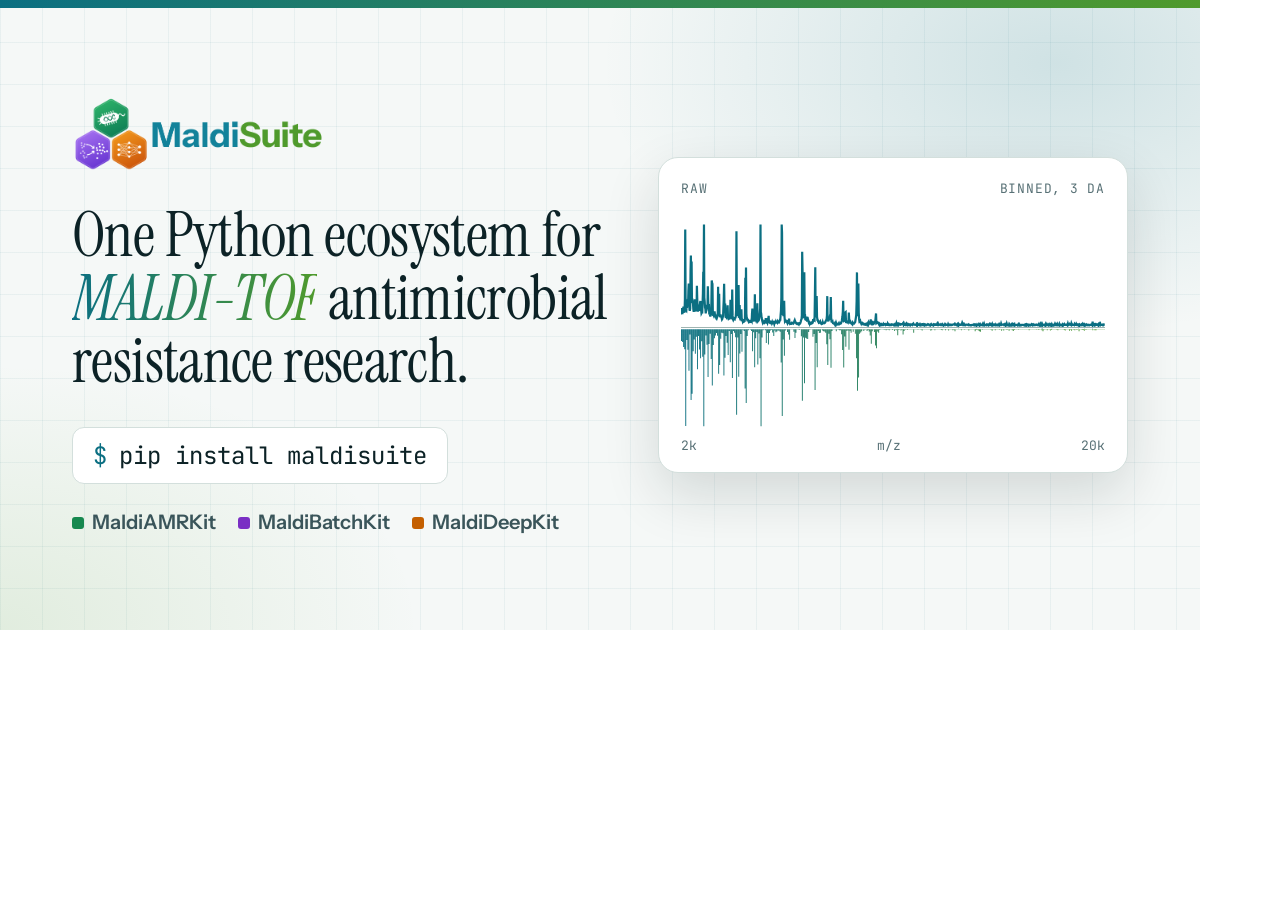
<file: tools/og-card.html>
<!DOCTYPE html>
<html lang="en">
<head>
<meta charset="UTF-8">
<meta name="robots" content="noindex">
<title>MaldiSuite social card</title>
<link href="https://fonts.googleapis.com/css2?family=Instrument+Sans:wght@400;500;600&family=Instrument+Serif:ital@0;1&family=JetBrains+Mono:wght@400;500&display=block" rel="stylesheet">
<style>
  * { margin: 0; padding: 0; box-sizing: border-box; }
  html { background: #ffffff; }
  body {
    position: relative;
    width: 1200px;
    height: 630px;
    overflow: hidden;
    font-family: 'Instrument Sans', sans-serif;
    color: #0c2226;
    background:
      radial-gradient(700px 420px at 88% 10%, rgba(11, 111, 130, 0.16), transparent 65%),
      radial-gradient(600px 380px at 0% 100%, rgba(79, 154, 44, 0.12), transparent 70%),
      linear-gradient(rgba(11, 111, 130, 0.06) 1px, transparent 1px) 0 0 / 100% 42px,
      linear-gradient(90deg, rgba(11, 111, 130, 0.06) 1px, transparent 1px) 0 0 / 42px 100%,
      #f5f8f7;
  }
  .bar { position: absolute; left: 0; right: 0; top: 0; height: 8px; background: linear-gradient(90deg, #0b6f82, #4f9a2c); }
  .wrap { position: absolute; inset: 0; padding: 64px 72px; display: grid; grid-template-columns: 1fr 470px; gap: 48px; align-items: center; }
  .logo { height: 78px; width: auto; margin-bottom: 26px; }
  h1 { font-family: 'Instrument Serif', serif; font-weight: 400; font-size: 62px; line-height: 1.02; letter-spacing: -0.01em; }
  h1 em { font-style: italic; background: linear-gradient(90deg, #0b6f82, #4f9a2c); -webkit-background-clip: text; background-clip: text; color: transparent; }
  .chip { display: inline-flex; gap: 12px; margin-top: 34px; padding: 12px 20px; background: #ffffff; border: 1px solid #d3dfdc; border-radius: 12px; font-family: 'JetBrains Mono', monospace; font-size: 24px; font-variant-ligatures: none; }
  .chip span { color: #0b6f82; }
  .packages { display: flex; gap: 22px; margin-top: 26px; font-size: 20px; font-weight: 600; color: #3a555a; }
  .packages i { display: inline-block; width: 12px; height: 12px; border-radius: 3px; margin-right: 8px; }
  .card { background: #ffffff; border: 1px solid #d3dfdc; border-radius: 20px; padding: 22px 22px 18px; box-shadow: 0 22px 56px rgba(7, 26, 30, 0.14); }
  .caption, .axis { display: flex; justify-content: space-between; font-family: 'JetBrains Mono', monospace; font-size: 13px; color: #587176; }
  .caption { letter-spacing: 0.06em; margin-bottom: 12px; }
  .axis { margin-top: 8px; }
  svg { display: block; width: 100%; height: auto; aspect-ratio: 1000 / 520; }
</style>
</head>
<body>
<div class="bar"></div>
<div class="wrap">
  <div>
    <img class="logo" src="../assets/maldi_suite_logo.png" alt="" width="1270" height="392">
    <h1>One Python ecosystem for <em>MALDI-TOF</em> antimicrobial resistance research.</h1>
    <div class="chip"><span>$</span>pip install maldisuite</div>
    <div class="packages">
      <span><i style="background: #16884f"></i>MaldiAMRKit</span>
      <span><i style="background: #7a2fc4"></i>MaldiBatchKit</span>
      <span><i style="background: #c45f00"></i>MaldiDeepKit</span>
    </div>
  </div>
  <div class="card">
    <div class="caption"><span>RAW</span><span>BINNED, 3 DA</span></div>
    <svg viewBox="0 -12 1000 400" preserveAspectRatio="none" aria-hidden="true">
      <defs>
        <linearGradient id="g" x1="0" x2="1"><stop offset="0" stop-color="#0b6f82"/><stop offset="1" stop-color="#4f9a2c"/></linearGradient>
      </defs>
      <path id="raw" fill="none" stroke="#0b6f82" stroke-width="2.2" vector-effect="non-scaling-stroke"/>
      <line x1="0" x2="1000" y1="203" y2="203" stroke="#9fb4b1" stroke-width="1" vector-effect="non-scaling-stroke"/>
      <path id="bins" stroke="url(#g)" stroke-width="2.2"/>
    </svg>
    <div class="axis"><span>2k</span><span>m/z</span><span>20k</span></div>
  </div>
</div>
<script>
  fetch('../index.html')
    .then(function(response) { return response.text(); })
    .then(function(text) {
      var page = new DOMParser().parseFromString(text, 'text/html');
      document.getElementById('raw').setAttribute('d', page.querySelector('.sp-raw').getAttribute('d'));
      document.getElementById('bins').setAttribute('d', page.querySelector('.sp-bins').getAttribute('d'));
    });
</script>
</body>
</html>
</file>
<file: css/style.css>
@font-face {
  font-family: 'Instrument Serif Fallback';
  src: local('Times New Roman'), local('Liberation Serif');
  size-adjust: 83%;
}

@font-face {
  font-family: 'Instrument Sans Fallback';
  src: local('Arial'), local('Liberation Sans');
  size-adjust: 104%;
}

:root {
  --brand: #0b6f82;
  --brand-hover: #085a69;
  --on-brand: #ffffff;
  --brand-green: #4f9a2c;
  --accent-soft: rgba(11, 111, 130, 0.08);

  --amr: #16884f;
  --batch: #7a2fc4;
  --deep: #c45f00;

  --bg: #f5f8f7;
  --bg-alt: #ebf1ef;
  --surface: #ffffff;
  --surface-2: #f2f6f5;
  --line: #d3dfdc;
  --line-soft: #e3ebe9;

  --ink: #0c2226;
  --ink-2: #3a555a;
  --ink-3: #587176;

  --grid: rgba(11, 111, 130, 0.07);
  --glow-a: rgba(11, 111, 130, 0.16);
  --glow-b: rgba(79, 154, 44, 0.12);
  --sp-raw: #0b6f82;
  --sp-bin-a: #0b6f82;
  --sp-bin-b: #4f9a2c;
  --sp-axis: #9fb4b1;
  --sp-grid: rgba(12, 34, 38, 0.07);

  --code-bg: #0b1c20;
  --code-bar: #112a30;
  --code-ink: #d6e7e9;
  --code-dim: #7d9ba1;
  --code-kw: #f0a35a;
  --code-str: #8fd6a4;
  --code-num: #8cc8f2;
  --code-com: #6f8d93;

  --released: #0b6f82;
  --development: #4f9a2c;
  --planned: #8ea4a6;

  --footer-bg: #071a1e;
  --footer-ink: rgba(220, 235, 236, 0.74);

  --shadow-sm: 0 1px 2px rgba(7, 26, 30, 0.06);
  --shadow-md: 0 8px 22px rgba(7, 26, 30, 0.08);
  --shadow-lg: 0 22px 56px rgba(7, 26, 30, 0.14);

  --font-display: 'Instrument Serif', 'Instrument Serif Fallback', Georgia, serif;
  --font-sans: 'Instrument Sans', 'Instrument Sans Fallback', -apple-system, BlinkMacSystemFont, 'Segoe UI', sans-serif;
  --font-mono: 'JetBrains Mono', 'SFMono-Regular', Menlo, Consolas, monospace;

  --container: 1200px;
  --gutter: 1.5rem;
  --header-height: 68px;
  --radius-sm: 6px;
  --radius-md: 10px;
  --radius-lg: 16px;
  --ease: cubic-bezier(0.22, 1, 0.36, 1);

  color-scheme: light;
}

@media (prefers-color-scheme: dark) {
  :root:not([data-theme="light"]) {
    --brand: #4fc9d6;
    --brand-hover: #7ad8e2;
    --on-brand: #04262c;
    --brand-green: #8fcf62;
    --accent-soft: rgba(79, 201, 214, 0.1);
    --amr: #2e9e60;
    --batch: #9874df;
    --deep: #c97a2c;
    --bg: #071417;
    --bg-alt: #0a1b1f;
    --surface: #0c1f23;
    --surface-2: #10272c;
    --line: #1d3d43;
    --line-soft: #153237;
    --ink: #e2eef0;
    --ink-2: #a9c3c7;
    --ink-3: #87a3a8;
    --grid: rgba(79, 201, 214, 0.06);
    --glow-a: rgba(79, 201, 214, 0.12);
    --glow-b: rgba(143, 207, 98, 0.08);
    --sp-raw: #4fc9d6;
    --sp-bin-a: #4fc9d6;
    --sp-bin-b: #8fcf62;
    --sp-axis: #3f6167;
    --sp-grid: rgba(226, 238, 240, 0.06);
    --code-bg: #040e10;
    --code-bar: #0a1c20;
    --released: #4fc9d6;
    --development: #8fcf62;
    --planned: #5f7b80;
    --footer-bg: #030c0e;
    --shadow-sm: 0 1px 2px rgba(0, 0, 0, 0.3);
    --shadow-md: 0 8px 22px rgba(0, 0, 0, 0.35);
    --shadow-lg: 0 22px 56px rgba(0, 0, 0, 0.5);
    color-scheme: dark;
  }
}

:root[data-theme="dark"] {
  --brand: #4fc9d6;
  --brand-hover: #7ad8e2;
  --on-brand: #04262c;
  --brand-green: #8fcf62;
  --accent-soft: rgba(79, 201, 214, 0.1);
  --amr: #2e9e60;
  --batch: #9874df;
  --deep: #c97a2c;
  --bg: #071417;
  --bg-alt: #0a1b1f;
  --surface: #0c1f23;
  --surface-2: #10272c;
  --line: #1d3d43;
  --line-soft: #153237;
  --ink: #e2eef0;
  --ink-2: #a9c3c7;
  --ink-3: #87a3a8;
  --grid: rgba(79, 201, 214, 0.06);
  --glow-a: rgba(79, 201, 214, 0.12);
  --glow-b: rgba(143, 207, 98, 0.08);
  --sp-raw: #4fc9d6;
  --sp-bin-a: #4fc9d6;
  --sp-bin-b: #8fcf62;
  --sp-axis: #3f6167;
  --sp-grid: rgba(226, 238, 240, 0.06);
  --code-bg: #040e10;
  --code-bar: #0a1c20;
  --released: #4fc9d6;
  --development: #8fcf62;
  --planned: #5f7b80;
  --footer-bg: #030c0e;
  --shadow-sm: 0 1px 2px rgba(0, 0, 0, 0.3);
  --shadow-md: 0 8px 22px rgba(0, 0, 0, 0.35);
  --shadow-lg: 0 22px 56px rgba(0, 0, 0, 0.5);
  color-scheme: dark;
}

*,
*::before,
*::after {
  box-sizing: border-box;
  margin: 0;
  padding: 0;
}

html {
  scroll-behavior: smooth;
  scroll-padding-top: calc(var(--header-height) + 16px);
  -webkit-text-size-adjust: 100%;
}

body {
  font-family: var(--font-sans);
  font-size: 16px;
  line-height: 1.6;
  color: var(--ink);
  background-color: var(--bg);
  -webkit-font-smoothing: antialiased;
  -moz-osx-font-smoothing: grayscale;
}

img,
svg {
  display: block;
  max-width: 100%;
}

a {
  color: var(--brand);
  text-decoration-thickness: 1px;
  text-underline-offset: 3px;
}

a:hover {
  color: var(--brand-hover);
}

code,
pre,
.eyebrow,
.install-prompt {
  font-variant-ligatures: none;
}

code {
  font-family: var(--font-mono);
  font-size: 0.86em;
  background-color: var(--accent-soft);
  padding: 0.08em 0.36em;
  border-radius: 4px;
  overflow-wrap: anywhere;
}

:focus-visible {
  outline: 2px solid var(--brand);
  outline-offset: 2px;
  border-radius: 4px;
}

.container {
  max-width: var(--container);
  margin: 0 auto;
  padding: 0 var(--gutter);
}

.skip-link {
  position: absolute;
  left: 1rem;
  top: -100px;
  z-index: 200;
  padding: 0.6rem 1rem;
  background: var(--brand);
  color: var(--on-brand);
  border-radius: var(--radius-sm);
  font-weight: 600;
  text-decoration: none;
}

.skip-link:focus {
  top: 0.75rem;
  color: var(--on-brand);
}

.visually-hidden {
  position: absolute;
  width: 1px;
  height: 1px;
  padding: 0;
  margin: -1px;
  overflow: hidden;
  clip: rect(0, 0, 0, 0);
  white-space: nowrap;
  border: 0;
}

.header {
  position: sticky;
  top: 0;
  z-index: 100;
  height: var(--header-height);
  background-color: color-mix(in srgb, var(--bg) 82%, transparent);
  backdrop-filter: blur(14px);
  -webkit-backdrop-filter: blur(14px);
  border-bottom: 1px solid transparent;
  transition: border-color 0.2s ease, box-shadow 0.2s ease;
}

.header.scrolled {
  border-bottom-color: var(--line-soft);
  box-shadow: var(--shadow-sm);
}

.nav {
  height: 100%;
  display: flex;
  align-items: center;
  gap: 2rem;
}

.nav-logo {
  display: flex;
  align-items: center;
  flex-shrink: 0;
}

.logo-img {
  height: 44px;
  width: auto;
}

.logo-dark {
  display: none;
}

:root[data-theme="dark"] .logo-light {
  display: none;
}

:root[data-theme="dark"] .logo-dark {
  display: block;
}

@media (prefers-color-scheme: dark) {
  :root:not([data-theme="light"]) .logo-light {
    display: none;
  }
  :root:not([data-theme="light"]) .logo-dark {
    display: block;
  }
}

.nav-menu {
  display: flex;
  align-items: center;
  gap: 0.25rem;
  margin-left: auto;
}

.nav-link {
  position: relative;
  padding: 0.45rem 0.7rem;
  color: var(--ink-2);
  font-size: 0.94rem;
  font-weight: 500;
  text-decoration: none;
  border-radius: var(--radius-sm);
  transition: color 0.15s ease, background-color 0.15s ease;
}

.nav-link:hover {
  color: var(--ink);
  background-color: var(--accent-soft);
}

.nav-link.active {
  color: var(--brand);
}

.nav-link.active::after {
  content: '';
  position: absolute;
  left: 0.7rem;
  right: 0.7rem;
  bottom: 0.1rem;
  height: 2px;
  border-radius: 2px;
  background: linear-gradient(90deg, var(--sp-bin-a), var(--sp-bin-b));
}

.nav-actions {
  display: flex;
  align-items: center;
  gap: 0.35rem;
}

.icon-btn {
  display: inline-flex;
  align-items: center;
  justify-content: center;
  width: 40px;
  height: 40px;
  border: 0;
  border-radius: var(--radius-sm);
  background: transparent;
  color: var(--ink-2);
  cursor: pointer;
  transition: color 0.15s ease, background-color 0.15s ease;
}

.icon-btn:hover {
  color: var(--ink);
  background-color: var(--accent-soft);
}

.icon-btn svg {
  width: 20px;
  height: 20px;
}

.theme-toggle .icon-sun {
  display: none;
}

:root[data-theme="dark"] .theme-toggle .icon-sun {
  display: block;
}

:root[data-theme="dark"] .theme-toggle .icon-moon {
  display: none;
}

@media (prefers-color-scheme: dark) {
  :root:not([data-theme="light"]) .theme-toggle .icon-sun {
    display: block;
  }
  :root:not([data-theme="light"]) .theme-toggle .icon-moon {
    display: none;
  }
}

.nav-toggle {
  display: none;
  flex-direction: column;
  justify-content: center;
  align-items: center;
  gap: 5px;
  width: 40px;
  height: 40px;
  border: 0;
  border-radius: var(--radius-sm);
  background: transparent;
  cursor: pointer;
}

.nav-toggle span {
  display: block;
  width: 20px;
  height: 2px;
  border-radius: 2px;
  background-color: var(--ink);
  transition: transform 0.2s ease, opacity 0.2s ease;
}

.nav-toggle[aria-expanded="true"] span:nth-child(1) {
  transform: translateY(7px) rotate(45deg);
}

.nav-toggle[aria-expanded="true"] span:nth-child(2) {
  opacity: 0;
}

.nav-toggle[aria-expanded="true"] span:nth-child(3) {
  transform: translateY(-7px) rotate(-45deg);
}

.btn {
  display: inline-flex;
  align-items: center;
  gap: 0.5rem;
  padding: 0.8rem 1.35rem;
  border-radius: 999px;
  font-family: inherit;
  font-size: 0.95rem;
  font-weight: 600;
  line-height: 1.2;
  text-decoration: none;
  border: 1px solid transparent;
  cursor: pointer;
  transition: transform 0.2s var(--ease), background-color 0.2s ease, border-color 0.2s ease, color 0.2s ease, box-shadow 0.2s ease;
}

.btn-primary {
  background-color: var(--brand);
  color: var(--on-brand);
  box-shadow: var(--shadow-md);
}

.btn-primary:hover {
  background-color: var(--brand-hover);
  color: var(--on-brand);
  transform: translateY(-1px);
}

.btn-ghost {
  background-color: var(--surface);
  color: var(--ink);
  border-color: var(--line);
}

.btn-ghost:hover {
  color: var(--ink);
  border-color: var(--brand);
  transform: translateY(-1px);
}

.copy-btn {
  display: inline-flex;
  align-items: center;
  justify-content: center;
  flex-shrink: 0;
  width: 32px;
  height: 32px;
  border: 0;
  border-radius: var(--radius-sm);
  background: transparent;
  color: var(--ink-3);
  cursor: pointer;
  transition: color 0.15s ease, background-color 0.15s ease;
}

.copy-btn svg {
  width: 16px;
  height: 16px;
}

.copy-btn:hover {
  color: var(--brand);
  background-color: var(--accent-soft);
}

.copy-btn.copied {
  color: var(--brand-green);
}

.copy-btn-text {
  width: auto;
  height: 28px;
  padding: 0 0.7rem;
  font-family: var(--font-mono);
  font-size: 0.75rem;
  color: var(--code-dim);
  border: 1px solid rgba(214, 231, 233, 0.16);
}

.copy-btn-text:hover {
  color: var(--code-ink);
  background-color: rgba(214, 231, 233, 0.08);
}

.copy-btn-text.copied {
  color: var(--code-str);
  border-color: rgba(143, 214, 164, 0.5);
}

.code-chip,
.install-chip {
  display: flex;
  align-items: center;
  gap: 0.6rem;
  min-width: 0;
  padding: 0.35rem 0.4rem 0.35rem 0.9rem;
  background-color: var(--surface);
  border: 1px solid var(--line);
  border-radius: var(--radius-md);
}

.code-chip code,
.install-chip code {
  flex: 1;
  min-width: 0;
  background: none;
  padding: 0;
  font-size: 0.88rem;
  color: var(--ink);
  white-space: nowrap;
  overflow-x: auto;
}

.install-prompt {
  font-family: var(--font-mono);
  font-size: 0.88rem;
  color: var(--brand);
  user-select: none;
}

.section {
  padding: 6rem 0;
}

.section-tight {
  padding: 4.5rem 0 5rem;
}

.section-alt {
  background-color: var(--bg-alt);
}

.section-head {
  max-width: 760px;
  margin-bottom: 3rem;
}

.eyebrow {
  display: inline-flex;
  align-items: center;
  gap: 0.6rem;
  margin-bottom: 0.9rem;
  font-family: var(--font-mono);
  font-size: 0.78rem;
  font-weight: 500;
  letter-spacing: 0.08em;
  text-transform: uppercase;
  color: var(--brand);
}

.eyebrow::before {
  content: '';
  width: 26px;
  height: 14px;
  background: linear-gradient(90deg, var(--sp-bin-a), var(--sp-bin-b));
  -webkit-mask: url("data:image/svg+xml,%3Csvg xmlns='http://www.w3.org/2000/svg' viewBox='0 0 26 14'%3E%3Cpath d='M0 13h26' stroke='black' stroke-width='1.4'/%3E%3Cpath d='M4 13V8M8 13V2M12 13V9M16 13V5M20 13V10M23 13V7' stroke='black' stroke-width='1.6' stroke-linecap='round'/%3E%3C/svg%3E") center / contain no-repeat;
  mask: url("data:image/svg+xml,%3Csvg xmlns='http://www.w3.org/2000/svg' viewBox='0 0 26 14'%3E%3Cpath d='M0 13h26' stroke='black' stroke-width='1.4'/%3E%3Cpath d='M4 13V8M8 13V2M12 13V9M16 13V5M20 13V10M23 13V7' stroke='black' stroke-width='1.6' stroke-linecap='round'/%3E%3C/svg%3E") center / contain no-repeat;
}

.section-head h2 {
  font-family: var(--font-display);
  font-weight: 400;
  font-size: clamp(2rem, 3.6vw, 3rem);
  line-height: 1.08;
  letter-spacing: -0.01em;
  color: var(--ink);
}

.section-lede {
  margin-top: 1rem;
  font-size: 1.08rem;
  color: var(--ink-2);
  max-width: 680px;
}

.hero {
  position: relative;
  padding: 4.5rem 0 5.5rem;
  overflow: hidden;
}

.hero-bg {
  position: absolute;
  inset: 0;
  pointer-events: none;
  background:
    radial-gradient(900px 480px at 82% 18%, var(--glow-a), transparent 65%),
    radial-gradient(700px 420px at 10% 92%, var(--glow-b), transparent 70%),
    linear-gradient(var(--grid) 1px, transparent 1px) 0 0 / 100% 48px,
    linear-gradient(90deg, var(--grid) 1px, transparent 1px) 0 0 / 48px 100%;
  -webkit-mask-image: linear-gradient(180deg, #000 55%, transparent);
  mask-image: linear-gradient(180deg, #000 55%, transparent);
}

.hero-inner {
  position: relative;
  display: grid;
  grid-template-columns: minmax(0, 1fr) minmax(0, 1.08fr);
  gap: 3.5rem;
  align-items: center;
}

.release-pill {
  display: inline-flex;
  align-items: center;
  gap: 0.5rem;
  margin-bottom: 1.6rem;
  padding: 0.35rem 0.85rem 0.35rem 0.6rem;
  font-size: 0.85rem;
  color: var(--ink-2);
  text-decoration: none;
  background-color: var(--surface);
  border: 1px solid var(--line);
  border-radius: 999px;
  box-shadow: var(--shadow-sm);
  transition: border-color 0.2s ease, color 0.2s ease;
}

.release-pill:hover {
  border-color: var(--brand);
  color: var(--ink);
}

.release-pill strong {
  font-family: var(--font-mono);
  font-size: 0.82rem;
  font-weight: 500;
  color: var(--ink);
}

.pill-dot {
  width: 8px;
  height: 8px;
  border-radius: 50%;
  background-color: var(--brand-green);
  box-shadow: 0 0 0 4px color-mix(in srgb, var(--brand-green) 22%, transparent);
}

.pill-arrow {
  color: var(--brand);
  transition: transform 0.2s var(--ease);
}

.release-pill:hover .pill-arrow {
  transform: translateX(3px);
}

.hero-title {
  font-family: var(--font-display);
  font-weight: 400;
  font-size: clamp(2.6rem, 5.4vw, 4.4rem);
  line-height: 1.02;
  letter-spacing: -0.015em;
  color: var(--ink);
}

.hero-title em {
  font-style: italic;
  background: linear-gradient(90deg, var(--sp-bin-a), var(--sp-bin-b));
  -webkit-background-clip: text;
  background-clip: text;
  color: transparent;
  padding-right: 0.06em;
}

.hero-lede {
  margin-top: 1.4rem;
  max-width: 34rem;
  font-size: 1.15rem;
  color: var(--ink-2);
}

.hero-actions {
  display: flex;
  flex-wrap: wrap;
  gap: 0.75rem;
  margin-top: 2rem;
}

.hero .install-chip {
  max-width: 340px;
  margin-top: 1.5rem;
}

.hero-meta {
  display: flex;
  flex-wrap: wrap;
  gap: 0.4rem 1.2rem;
  margin-top: 1.5rem;
  list-style: none;
  font-size: 0.86rem;
  color: var(--ink-3);
}

.hero-meta li {
  display: inline-flex;
  align-items: center;
  gap: 0.45rem;
}

.hero-meta li::before {
  content: '';
  width: 5px;
  height: 5px;
  border-radius: 50%;
  background-color: var(--brand);
  opacity: 0.6;
}

.spectrum-card {
  position: relative;
  padding: 1.1rem 1.25rem 1rem;
  background-color: var(--surface);
  border: 1px solid var(--line);
  border-radius: var(--radius-lg);
  box-shadow: var(--shadow-lg);
}

.spectrum-head {
  display: flex;
  align-items: center;
  justify-content: space-between;
  gap: 1rem;
  margin-bottom: 0.8rem;
  font-size: 0.8rem;
}

.spectrum-title {
  font-family: var(--font-mono);
  font-size: 0.74rem;
  letter-spacing: 0.06em;
  text-transform: uppercase;
  color: var(--ink-3);
}

.spectrum-keys {
  display: flex;
  gap: 1rem;
  color: var(--ink-2);
}

.key {
  display: inline-flex;
  align-items: center;
  gap: 0.4rem;
}

.key::before {
  content: '';
  display: inline-block;
}

.key-raw::before {
  width: 16px;
  height: 2px;
  border-radius: 2px;
  background-color: var(--sp-raw);
}

.key-bin::before {
  width: 10px;
  height: 10px;
  border-radius: 2px;
  background: linear-gradient(90deg, var(--sp-bin-a), var(--sp-bin-b));
}

.spectrum-plot {
  position: relative;
  width: 100%;
  aspect-ratio: 1000 / 400;
  cursor: crosshair;
  touch-action: pan-y;
}

.spectrum {
  width: 100%;
  height: 100%;
  overflow: visible;
}

.sp-grid line {
  stroke: var(--sp-grid);
  stroke-width: 1;
  vector-effect: non-scaling-stroke;
}

.sp-raw {
  fill: none;
  stroke: var(--sp-raw);
  stroke-width: 1.25;
  stroke-linejoin: round;
  vector-effect: non-scaling-stroke;
}

.sp-axis {
  stroke: var(--sp-axis);
  stroke-width: 1;
  vector-effect: non-scaling-stroke;
}

.sp-bins {
  fill: none;
  stroke: url(#bin-gradient);
  stroke-width: 1.7;
}

.stop-a {
  stop-color: var(--sp-bin-a);
}

.stop-b {
  stop-color: var(--sp-bin-b);
}

.sweep {
  transform-box: fill-box;
  transform-origin: left center;
}

.js .sweep-raw {
  animation: sweep 2.2s var(--ease) 0.25s both;
}

.js .sweep-bin {
  animation: sweep 1.8s var(--ease) 1.5s both;
}

@keyframes sweep {
  from {
    transform: scaleX(0);
  }
  to {
    transform: scaleX(1);
  }
}

.sp-label {
  position: absolute;
  right: 0;
  font-family: var(--font-mono);
  font-size: 0.7rem;
  color: var(--ink-3);
  pointer-events: none;
}

.sp-label-top {
  bottom: 48%;
}

.sp-label-bottom {
  top: 56%;
}

.sp-cursor {
  position: absolute;
  top: 0;
  bottom: 0;
  left: 0;
  width: 1px;
  background-color: var(--ink-3);
  opacity: 0;
  pointer-events: none;
  transition: opacity 0.15s ease;
}

.spectrum-plot.is-hover .sp-cursor {
  opacity: 0.55;
}

.sp-readout {
  position: absolute;
  top: 50%;
  left: 6px;
  transform: translateY(-50%);
  padding: 0.1rem 0.4rem;
  font-family: var(--font-mono);
  font-size: 0.7rem;
  font-variant-numeric: tabular-nums;
  white-space: nowrap;
  color: var(--ink);
  background-color: var(--surface);
  border: 1px solid var(--line);
  border-radius: 4px;
}

.sp-cursor.flip .sp-readout {
  left: auto;
  right: 6px;
}

.spectrum-axis {
  position: relative;
  height: 1.2rem;
  margin-top: 0.4rem;
  font-family: var(--font-mono);
  font-size: 0.7rem;
  color: var(--ink-3);
}

.spectrum-axis span {
  position: absolute;
  top: 0;
  transform: translateX(-50%);
}

.spectrum-axis span:first-child {
  transform: none;
}

.spectrum-axis span:last-child {
  transform: translateX(-100%);
}

.spectrum-note {
  margin-top: 0.4rem;
  font-size: 0.78rem;
  color: var(--ink-3);
}

.principles {
  display: grid;
  grid-template-columns: repeat(4, minmax(0, 1fr));
  gap: 1.25rem;
}

.principle {
  padding: 1.5rem 1.4rem 1.6rem;
  background-color: var(--surface);
  border: 1px solid var(--line-soft);
  border-radius: var(--radius-lg);
}

.principle-icon {
  width: 34px;
  height: 34px;
  margin-bottom: 1.1rem;
  color: var(--brand);
}

.principle h3 {
  margin-bottom: 0.5rem;
  font-size: 1.05rem;
  font-weight: 600;
}

.principle p {
  font-size: 0.93rem;
  color: var(--ink-2);
}

.pkg-amr {
  --pkg: var(--amr);
}

.pkg-batch {
  --pkg: var(--batch);
}

.pkg-deep {
  --pkg: var(--deep);
}

.flow {
  display: grid;
  grid-template-columns: minmax(0, 0.8fr) 56px minmax(0, 1fr) 72px minmax(0, 1fr) 72px minmax(0, 1fr) 56px minmax(0, 0.8fr);
  align-items: center;
  list-style: none;
}

.flow-io {
  padding: 1rem 0.9rem;
  border: 1px dashed var(--line);
  border-radius: var(--radius-md);
  font-size: 0.85rem;
  color: var(--ink-2);
}

.flow-io h3 {
  margin-bottom: 0.3rem;
  font-size: 0.95rem;
  font-weight: 600;
  color: var(--ink);
}

.flow-sub {
  margin-top: 0.25rem;
  font-size: 0.78rem;
  color: var(--ink-3);
}

.flow-node {
  position: relative;
  padding: 1.15rem 1.1rem 1.2rem;
  background-color: var(--surface);
  border: 1px solid var(--line);
  border-top: 4px solid var(--pkg);
  border-radius: var(--radius-md);
  box-shadow: var(--shadow-sm);
}

.flow-role {
  font-family: var(--font-mono);
  font-size: 0.7rem;
  letter-spacing: 0.06em;
  text-transform: uppercase;
  color: var(--ink-3);
}

.flow-node h3 {
  margin: 0.15rem 0 0.6rem;
  font-size: 1.1rem;
  font-weight: 600;
}

.flow-node ul {
  list-style: none;
  font-size: 0.84rem;
  color: var(--ink-2);
}

.flow-node li {
  position: relative;
  padding-left: 0.95rem;
  margin-top: 0.2rem;
}

.flow-node li::before {
  content: '';
  position: absolute;
  left: 0;
  top: 0.62em;
  width: 5px;
  height: 5px;
  border-radius: 1px;
  background-color: var(--pkg);
}

.flow-link {
  position: relative;
  height: 100%;
  min-height: 2px;
  display: flex;
  align-items: center;
  justify-content: center;
}

.flow-link::before {
  content: '';
  position: absolute;
  left: 4px;
  right: 8px;
  top: 50%;
  height: 2px;
  background-color: var(--line);
}

.flow-link::after {
  content: '';
  position: absolute;
  right: 3px;
  top: 50%;
  width: 8px;
  height: 8px;
  border-top: 2px solid var(--line);
  border-right: 2px solid var(--line);
  transform: translateY(-50%) rotate(45deg);
}

.flow-label {
  position: absolute;
  bottom: calc(50% + 8px);
  left: 0;
  right: 0;
  font-family: var(--font-mono);
  font-size: 0.64rem;
  line-height: 1.3;
  text-align: center;
  color: var(--ink-3);
}

.flow-label span {
  display: block;
}

.flow-dot {
  position: absolute;
  top: calc(50% - 4px);
  left: 4px;
  width: 8px;
  height: 8px;
  border-radius: 50%;
  background-color: var(--brand);
  box-shadow: 0 0 0 3px var(--bg-alt);
  opacity: 0;
}

.js .flow.is-visible .flow-dot {
  animation: travel 3.2s var(--ease) var(--delay, 0s) infinite;
}

.flow-link:nth-child(4) {
  --delay: 0.8s;
}

.flow-link:nth-child(6) {
  --delay: 1.6s;
}

.flow-link:nth-child(8) {
  --delay: 2.4s;
}

@keyframes travel {
  0% {
    left: 4px;
    opacity: 0;
  }
  15% {
    opacity: 1;
  }
  60% {
    opacity: 1;
  }
  75%,
  100% {
    left: calc(100% - 14px);
    opacity: 0;
  }
}

.flow-note {
  margin-top: 1.75rem;
  font-size: 0.92rem;
  color: var(--ink-2);
}

.packages {
  display: grid;
  grid-template-columns: repeat(3, minmax(0, 1fr));
  gap: 1.5rem;
}

.pkg-card {
  position: relative;
  display: flex;
  flex-direction: column;
  padding: 1.6rem 1.5rem 1.5rem;
  background-color: var(--surface);
  border: 1px solid var(--line);
  border-radius: var(--radius-lg);
  box-shadow: var(--shadow-sm);
  overflow: hidden;
  transition: transform 0.25s var(--ease), box-shadow 0.25s ease;
}

.pkg-card::before {
  content: '';
  position: absolute;
  left: 0;
  right: 0;
  top: 0;
  height: 4px;
  background-color: var(--pkg);
}

.pkg-card:hover {
  transform: translateY(-3px);
  box-shadow: var(--shadow-md);
}

.pkg-top {
  display: flex;
  align-items: flex-start;
  justify-content: space-between;
  gap: 1rem;
  margin-bottom: 1.2rem;
}

.pkg-logo {
  display: flex;
  align-items: center;
  justify-content: center;
  width: 152px;
  height: 108px;
}

.pkg-logo img {
  width: auto;
  height: auto;
  max-width: 100%;
  max-height: 100%;
}

.pkg-version {
  padding: 0.2rem 0.55rem;
  font-family: var(--font-mono);
  font-size: 0.76rem;
  color: var(--ink-2);
  background-color: var(--surface-2);
  border: 1px solid var(--line-soft);
  border-radius: 999px;
}

.pkg-card h3 {
  font-size: 1.35rem;
  font-weight: 600;
  letter-spacing: -0.01em;
}

.pkg-role {
  margin-top: 0.2rem;
  font-size: 0.92rem;
  color: var(--ink-3);
}

.pkg-features {
  flex: 1;
  margin: 1.2rem 0 1.4rem;
  list-style: none;
  font-size: 0.9rem;
  color: var(--ink-2);
}

.pkg-features li {
  position: relative;
  padding-left: 1.1rem;
  margin-top: 0.45rem;
}

.pkg-features li::before {
  content: '';
  position: absolute;
  left: 0;
  top: 0.55em;
  width: 6px;
  height: 6px;
  border-radius: 2px;
  background-color: var(--pkg);
}

.pkg-features code {
  font-size: 0.82em;
}

.pkg-links {
  display: flex;
  gap: 0.5rem;
  margin-top: 0.9rem;
}

.pkg-links a {
  flex: 1;
  padding: 0.5rem 0.6rem;
  font-size: 0.86rem;
  font-weight: 500;
  text-align: center;
  text-decoration: none;
  color: var(--ink-2);
  border: 1px solid var(--line);
  border-radius: var(--radius-sm);
  transition: color 0.15s ease, border-color 0.15s ease, background-color 0.15s ease;
}

.pkg-links a:hover {
  color: var(--ink);
  border-color: var(--pkg);
  background-color: color-mix(in srgb, var(--pkg) 8%, transparent);
}

.suite {
  display: grid;
  grid-template-columns: minmax(0, 0.9fr) minmax(0, 1.1fr);
  gap: 2.5rem;
  align-items: center;
  margin-top: 2rem;
  padding: 2rem;
  background:
    linear-gradient(135deg, color-mix(in srgb, var(--sp-bin-a) 7%, transparent), color-mix(in srgb, var(--sp-bin-b) 7%, transparent)),
    var(--surface);
  border: 1px solid var(--line);
  border-radius: var(--radius-lg);
}

.suite h3 {
  font-family: var(--font-display);
  font-size: 1.85rem;
  font-weight: 400;
  line-height: 1.15;
}

.suite h3 code {
  font-size: 0.8em;
}

.suite p {
  margin: 0.7rem 0 1.2rem;
  color: var(--ink-2);
}

.code-chip-lg code {
  font-size: 0.95rem;
}

.compat {
  min-width: 0;
}

.compat-table {
  width: 100%;
  border-collapse: collapse;
  font-size: 0.88rem;
}

.compat-table caption {
  margin-bottom: 0.6rem;
  text-align: left;
  font-family: var(--font-mono);
  font-size: 0.72rem;
  letter-spacing: 0.06em;
  text-transform: uppercase;
  color: var(--ink-3);
}

.compat-table th,
.compat-table td {
  padding: 0.6rem 0.5rem;
  text-align: left;
  border-bottom: 1px solid var(--line-soft);
  vertical-align: middle;
}

.compat-table thead th {
  font-size: 0.78rem;
  font-weight: 600;
  color: var(--ink-3);
}

.compat-table tbody th {
  font-weight: 600;
  white-space: nowrap;
}

.compat-table code {
  font-size: 0.78rem;
  white-space: nowrap;
  overflow-wrap: normal;
}

.swatch {
  display: inline-block;
  width: 10px;
  height: 10px;
  margin-right: 0.5rem;
  border-radius: 3px;
  background-color: var(--pkg);
}

.compat-latest {
  font-family: var(--font-mono);
  font-size: 0.82rem;
  white-space: nowrap;
}

.compat-flag {
  display: inline-block;
  margin-left: 0.4rem;
  font-family: var(--font-sans);
  font-size: 0.74rem;
  color: var(--ink-3);
}

.compat-note {
  margin-top: 0.6rem;
  font-size: 0.78rem;
  color: var(--ink-3);
}

.quickstart {
  display: grid;
  grid-template-columns: minmax(0, 0.8fr) minmax(0, 1.2fr);
  gap: 2.5rem;
  align-items: start;
}

.steps {
  list-style: none;
  display: grid;
  gap: 1.75rem;
}

.step h3 {
  display: flex;
  align-items: center;
  gap: 0.7rem;
  margin-bottom: 0.7rem;
  font-size: 1.08rem;
  font-weight: 600;
}

.step-num {
  display: inline-flex;
  align-items: center;
  justify-content: center;
  width: 28px;
  height: 28px;
  font-family: var(--font-mono);
  font-size: 0.8rem;
  color: var(--on-brand);
  background-color: var(--brand);
  border-radius: 50%;
}

.step .code-chip {
  margin-bottom: 0.6rem;
}

.step-note {
  font-size: 0.92rem;
  color: var(--ink-2);
}

.code-window {
  min-width: 0;
  background-color: var(--code-bg);
  border-radius: var(--radius-lg);
  box-shadow: var(--shadow-lg);
  overflow: hidden;
}

.code-window-bar {
  display: flex;
  align-items: center;
  gap: 0.9rem;
  padding: 0.6rem 0.75rem 0.6rem 1rem;
  background-color: var(--code-bar);
}

.dots {
  display: flex;
  gap: 6px;
}

.dots i {
  width: 10px;
  height: 10px;
  border-radius: 50%;
  background-color: rgba(214, 231, 233, 0.16);
}

.code-window-title {
  flex: 1;
  font-family: var(--font-mono);
  font-size: 0.78rem;
  color: var(--code-dim);
}

.code-body {
  padding: 1.2rem 1.25rem 1.3rem;
  overflow-x: auto;
  font-family: var(--font-mono);
  font-size: 0.82rem;
  line-height: 1.7;
  color: var(--code-ink);
  white-space: pre;
  tab-size: 4;
}

.code-body code {
  background: none;
  padding: 0;
  font-size: inherit;
  color: inherit;
  overflow-wrap: normal;
}

.c-kw {
  color: var(--code-kw);
}

.c-str {
  color: var(--code-str);
}

.c-num {
  color: var(--code-num);
}

.c-com {
  color: var(--code-com);
  font-style: italic;
}

.code-window-foot {
  padding: 0.65rem 1.25rem;
  font-size: 0.76rem;
  color: var(--code-dim);
  border-top: 1px solid rgba(214, 231, 233, 0.08);
}

.doc-links {
  display: flex;
  flex-wrap: wrap;
  gap: 0.75rem 1.75rem;
  margin-top: 2.25rem;
  font-size: 0.93rem;
  font-weight: 500;
}

.doc-links a {
  text-decoration: none;
}

.doc-links a:hover {
  text-decoration: underline;
}

.results {
  padding: 1.5rem;
  background-color: var(--surface);
  border: 1px solid var(--line);
  border-radius: var(--radius-lg);
  box-shadow: var(--shadow-sm);
}

.tabs {
  display: flex;
  gap: 0.25rem;
  margin-bottom: 1.4rem;
  border-bottom: 1px solid var(--line-soft);
}

.qs-tabs .tabs {
  flex-wrap: wrap;
}

.tab {
  position: relative;
  padding: 0.65rem 1rem;
  font-family: inherit;
  font-size: 0.95rem;
  font-weight: 600;
  color: var(--ink-3);
  background: none;
  border: 0;
  cursor: pointer;
}

.tab:hover {
  color: var(--ink);
}

.tab[aria-selected="true"] {
  color: var(--ink);
}

.tab[aria-selected="true"]::after {
  content: '';
  position: absolute;
  left: 0.6rem;
  right: 0.6rem;
  bottom: -1px;
  height: 2px;
  border-radius: 2px;
  background: linear-gradient(90deg, var(--sp-bin-a), var(--sp-bin-b));
}

.chart-controls {
  display: flex;
  flex-wrap: wrap;
  align-items: center;
  justify-content: space-between;
  gap: 1rem;
  margin-bottom: 1.2rem;
}

.segmented {
  display: inline-flex;
  flex-wrap: wrap;
  gap: 0.25rem;
  padding: 0.25rem;
  background-color: var(--surface-2);
  border: 1px solid var(--line-soft);
  border-radius: var(--radius-md);
}

.segmented button {
  padding: 0.4rem 0.8rem;
  font-family: inherit;
  font-size: 0.85rem;
  font-weight: 500;
  color: var(--ink-2);
  background: none;
  border: 0;
  border-radius: var(--radius-sm);
  cursor: pointer;
}

.segmented button:hover {
  color: var(--ink);
}

.segmented button[aria-checked="true"] {
  color: var(--ink);
  background-color: var(--surface);
  box-shadow: var(--shadow-sm);
}

.ramp-legend {
  display: flex;
  align-items: center;
  gap: 0.5rem;
  font-family: var(--font-mono);
  font-size: 0.72rem;
  color: var(--ink-3);
}

.ramp-bar {
  width: 120px;
  height: 10px;
  border-radius: 3px;
  background: var(--ramp, linear-gradient(90deg, #eef4f5, #0b5566));
}

.ramp-title {
  margin-left: 0.3rem;
  font-family: var(--font-sans);
}

.heatmap-wrap,
.bars-wrap {
  min-height: 300px;
  overflow-x: auto;
}

.heatmap {
  width: 100%;
  min-width: 460px;
  border-collapse: separate;
  border-spacing: 3px;
  table-layout: fixed;
}

.heatmap th {
  font-size: 0.84rem;
  font-weight: 500;
  color: var(--ink-2);
}

.heatmap thead th {
  padding: 0 0 0.4rem;
  font-family: var(--font-mono);
  font-size: 0.74rem;
  color: var(--ink-3);
}

.heatmap thead th:first-child {
  width: 30%;
}

.heatmap tbody th {
  padding-right: 0.8rem;
  text-align: right;
  white-space: nowrap;
}

.heatmap td {
  position: relative;
  height: 58px;
  text-align: center;
  border-radius: 4px;
  cursor: default;
  transition: filter 0.15s ease, box-shadow 0.15s ease;
}

.heatmap td.has-value:hover,
.heatmap td.has-value:focus-visible {
  filter: brightness(1.06);
  box-shadow: 0 0 0 2px var(--ink);
  outline: none;
}

.heatmap td.na {
  font-size: 0.8rem;
  color: var(--ink-3);
  background-color: transparent;
  border: 1px dashed var(--line);
}

.cell-value {
  display: block;
  font-size: 1rem;
  font-weight: 600;
}

.cell-sd {
  display: block;
  font-size: 0.7rem;
  opacity: 0.8;
}

.cell-best {
  position: absolute;
  top: 3px;
  left: 6px;
  font-size: 0.72rem;
}

.chart-note {
  margin-top: 0.9rem;
  font-size: 0.8rem;
  color: var(--ink-3);
}

.bars {
  width: 100%;
  min-width: 600px;
  border-collapse: collapse;
  table-layout: fixed;
}

.bars th,
.bars td {
  padding: 0.38rem 0.6rem;
  border-bottom: 1px solid var(--line-soft);
  text-align: left;
}

.bars thead th {
  font-size: 0.76rem;
  font-weight: 600;
  color: var(--ink-3);
  vertical-align: bottom;
}

.bars thead th:first-child {
  width: 28%;
}

.bars tbody th {
  font-size: 0.86rem;
  font-weight: 500;
  color: var(--ink);
  white-space: nowrap;
  overflow: hidden;
  text-overflow: ellipsis;
}

.bars tr.is-baseline th {
  color: var(--ink-3);
  font-style: italic;
}

.bar-cell {
  position: relative;
  display: flex;
  align-items: center;
  gap: 0.5rem;
  height: 22px;
}

.bar-track {
  position: relative;
  flex: 1;
  height: 14px;
}

.bar {
  position: absolute;
  left: 0;
  top: 0;
  bottom: 0;
  border-radius: 0 4px 4px 0;
  background-color: var(--brand);
  transition: width 0.5s var(--ease);
}

.is-baseline .bar {
  background-color: var(--planned);
}

.bar-ref {
  position: absolute;
  top: -4px;
  bottom: -4px;
  width: 1px;
  background-color: var(--ink-3);
}

.bar-value {
  width: 3.2em;
  font-family: var(--font-mono);
  font-size: 0.76rem;
  font-variant-numeric: tabular-nums;
  color: var(--ink-2);
  text-align: right;
}

.bars td:focus-visible {
  outline: 2px solid var(--brand);
  outline-offset: -2px;
}

.metric-notes {
  display: grid;
  grid-template-columns: repeat(3, minmax(0, 1fr));
  gap: 1rem;
  margin-top: 1.2rem;
  font-size: 0.8rem;
  color: var(--ink-3);
}

.metric-notes dt {
  font-weight: 600;
  color: var(--ink-2);
}

.results-source {
  margin-top: 1.4rem;
  padding-top: 1rem;
  border-top: 1px solid var(--line-soft);
  font-size: 0.8rem;
  color: var(--ink-3);
}

.chart-tooltip {
  position: fixed;
  z-index: 150;
  min-width: 180px;
  max-width: 260px;
  padding: 0.65rem 0.8rem;
  font-size: 0.8rem;
  color: var(--ink);
  background-color: var(--surface);
  border: 1px solid var(--line);
  border-radius: var(--radius-md);
  box-shadow: var(--shadow-lg);
  pointer-events: none;
}

.tt-title {
  margin-bottom: 0.4rem;
  font-size: 0.76rem;
  color: var(--ink-3);
}

.tt-main {
  font-size: 1.05rem;
  font-weight: 600;
}

.tt-rows {
  display: grid;
  grid-template-columns: auto auto;
  gap: 0.15rem 1rem;
  margin-top: 0.4rem;
  font-variant-numeric: tabular-nums;
}

.tt-rows dt {
  color: var(--ink-3);
}

.tt-rows dd {
  text-align: right;
  font-weight: 500;
}

.publications {
  display: grid;
  gap: 1.25rem;
}

.publications-title {
  display: flex;
  margin-top: 2.75rem;
}

.paper {
  padding: 1.75rem;
  background-color: var(--surface);
  border: 1px solid var(--line);
  border-radius: var(--radius-lg);
  box-shadow: var(--shadow-sm);
}

.paper-featured {
  position: relative;
  overflow: hidden;
  border-color: color-mix(in srgb, var(--brand) 35%, var(--line));
}

.paper-featured::before {
  content: '';
  position: absolute;
  left: 0;
  top: 0;
  bottom: 0;
  width: 4px;
  background: linear-gradient(180deg, var(--sp-bin-a), var(--sp-bin-b));
}

.paper-meta {
  display: flex;
  flex-wrap: wrap;
  align-items: center;
  gap: 0.5rem 0.8rem;
  margin-bottom: 0.75rem;
  font-size: 0.84rem;
  color: var(--ink-3);
}

.paper-kind {
  font-family: var(--font-mono);
  font-size: 0.72rem;
  letter-spacing: 0.05em;
  text-transform: uppercase;
  color: var(--brand);
}

.paper-status {
  display: inline-flex;
  align-items: center;
  gap: 0.4rem;
  padding: 0.15rem 0.6rem;
  font-size: 0.76rem;
  font-weight: 600;
  color: var(--ink);
  background-color: var(--surface-2);
  border: 1px solid var(--line);
  border-radius: 999px;
}

.paper-status::before {
  content: '';
  width: 7px;
  height: 7px;
  border-radius: 50%;
  border: 2px solid var(--development);
  border-right-color: transparent;
}

.paper-title {
  font-family: var(--font-display);
  font-size: clamp(1.35rem, 2.4vw, 1.75rem);
  font-weight: 400;
  line-height: 1.2;
}

.paper-authors {
  margin-top: 0.6rem;
  font-size: 0.93rem;
  color: var(--ink-2);
}

.paper-journal {
  margin-top: 0.2rem;
  font-size: 0.9rem;
  color: var(--ink-3);
}

.paper-note {
  margin-top: 0.9rem;
  font-size: 0.88rem;
  color: var(--ink-2);
}

.paper-actions {
  display: flex;
  flex-wrap: wrap;
  gap: 0.6rem;
  margin-top: 1.2rem;
}

.paper-actions .btn {
  padding: 0.6rem 1.1rem;
  font-size: 0.88rem;
}

.cite-panel {
  margin-top: 1rem;
  border: 1px solid var(--line);
  border-radius: var(--radius-md);
  overflow: hidden;
}

.cite-tabs {
  display: flex;
  flex-wrap: wrap;
  align-items: center;
  gap: 0.2rem;
  padding: 0.4rem;
  background-color: var(--surface-2);
  border-bottom: 1px solid var(--line);
}

.cite-tab,
.cite-copy {
  padding: 0.35rem 0.7rem;
  font-family: inherit;
  font-size: 0.82rem;
  font-weight: 500;
  color: var(--ink-2);
  background: none;
  border: 0;
  border-radius: var(--radius-sm);
  cursor: pointer;
}

.cite-tab[aria-selected="true"] {
  color: var(--ink);
  background-color: var(--surface);
  box-shadow: var(--shadow-sm);
}

.cite-copy {
  margin-left: auto;
  color: var(--brand);
}

.cite-body {
  padding: 1rem 1.1rem;
  font-family: var(--font-mono);
  font-size: 0.78rem;
  line-height: 1.6;
  color: var(--ink);
  white-space: pre-wrap;
  overflow-wrap: anywhere;
}

.research-cta {
  margin-top: 1.75rem;
  font-size: 0.93rem;
  color: var(--ink-2);
}

.roadmap-legend {
  display: flex;
  flex-wrap: wrap;
  gap: 0.5rem 1.4rem;
  margin-top: 1.1rem;
  list-style: none;
  font-size: 0.84rem;
  color: var(--ink-2);
}

.roadmap-legend li {
  display: inline-flex;
  align-items: center;
  gap: 0.45rem;
}

.status-mark {
  display: inline-block;
  flex-shrink: 0;
  width: 12px;
  height: 12px;
  border-radius: 50%;
}

.status-mark.released {
  background-color: var(--released);
}

.status-mark.development {
  border: 2px solid var(--development);
  background: linear-gradient(90deg, var(--development) 50%, transparent 50%);
}

.status-mark.planned {
  border: 2px solid var(--planned);
}

.roadmap-head,
.lane {
  display: grid;
  grid-template-columns: 170px repeat(4, minmax(0, 1fr));
}

.roadmap-head span {
  padding: 0 0.75rem 0.7rem;
  font-family: var(--font-mono);
  font-size: 0.72rem;
  font-weight: 500;
  letter-spacing: 0.08em;
  text-transform: uppercase;
  color: var(--ink-3);
  border-bottom: 1px solid var(--line);
}

.roadmap-head .now {
  font-weight: 600;
  color: var(--ink);
}

.lane-name {
  display: flex;
  align-items: center;
  gap: 0.55rem;
  padding: 1.1rem 0.75rem 1.1rem 0;
  font-size: 1rem;
  font-weight: 600;
  border-bottom: 1px solid var(--line-soft);
}

.lane-name::before {
  content: '';
  flex-shrink: 0;
  width: 4px;
  height: 26px;
  border-radius: 2px;
  background-color: var(--pkg, var(--brand));
}

.lane-name a {
  color: var(--ink);
  text-decoration: none;
}

.lane-name a:hover {
  color: var(--brand);
  text-decoration: underline;
}

.lane-stage {
  position: relative;
  padding: 1.1rem 0.75rem;
  border-bottom: 1px solid var(--line-soft);
}

.lane-stage.now {
  background-color: var(--accent-soft);
}

.lane-stage.now .milestone-version {
  color: var(--ink-2);
}

.lane-stage::before {
  content: '';
  position: absolute;
  top: calc(1.1rem + 6px);
  right: 0;
  left: 0;
  height: 2px;
  background-color: var(--pkg, var(--brand));
  opacity: 0.25;
}

.lane-stage.latest::before {
  left: 0.75rem;
}

.lane-stage-label {
  position: absolute;
  width: 1px;
  height: 1px;
  overflow: hidden;
  clip: rect(0, 0, 0, 0);
  white-space: nowrap;
}

.lane-track {
  display: flex;
  flex-wrap: wrap;
  gap: 0.8rem 0.9rem;
  list-style: none;
}

.milestone {
  position: relative;
  display: flex;
  flex: 1 1 6rem;
  flex-direction: column;
  gap: 0.3rem;
  min-width: 0;
}

.milestone .status-mark {
  width: 14px;
  height: 14px;
  margin-bottom: 0.25rem;
  border: 2px solid var(--pkg, var(--brand));
  background: var(--surface);
}

.milestone .status-mark.released {
  background: var(--pkg, var(--brand));
}

.milestone .status-mark.development {
  background: linear-gradient(90deg, var(--pkg, var(--brand)) 50%, var(--surface) 50%);
}

.milestone-theme {
  font-size: 0.92rem;
  font-weight: 600;
  line-height: 1.3;
  color: var(--ink);
  overflow-wrap: break-word;
}

.milestone-version {
  font-family: var(--font-mono);
  font-size: 0.75rem;
  font-weight: 500;
  color: var(--ink-3);
}


.footer {
  padding: 4rem 0 2rem;
  color: var(--footer-ink);
  background-color: var(--footer-bg);
}

.footer-grid {
  display: grid;
  grid-template-columns: minmax(0, 1.6fr) repeat(3, minmax(0, 1fr));
  gap: 2rem;
}

.footer-brand img {
  height: 48px;
  width: auto;
  margin-bottom: 0.9rem;
}

.footer-brand p {
  max-width: 320px;
  font-size: 0.88rem;
}

.footer-col {
  display: flex;
  flex-direction: column;
  gap: 0.45rem;
}

.footer-col h2 {
  margin-bottom: 0.3rem;
  font-family: var(--font-mono);
  font-size: 0.72rem;
  font-weight: 500;
  letter-spacing: 0.08em;
  text-transform: uppercase;
  color: rgba(220, 235, 236, 0.62);
}

.footer-col a {
  font-size: 0.9rem;
  color: var(--footer-ink);
  text-decoration: none;
}

.footer-col a:hover {
  color: #ffffff;
}

.footer-funding {
  margin-top: 2.5rem;
  padding-top: 1.5rem;
  border-top: 1px solid rgba(220, 235, 236, 0.1);
  font-size: 0.84rem;
}

.footer-bottom {
  margin-top: 0.8rem;
  font-size: 0.8rem;
  color: rgba(220, 235, 236, 0.62);
}

.toast {
  position: fixed;
  left: 50%;
  bottom: 1.5rem;
  z-index: 200;
  padding: 0.65rem 1.1rem;
  font-size: 0.88rem;
  color: var(--on-brand);
  background-color: var(--brand);
  border-radius: 999px;
  box-shadow: var(--shadow-lg);
  opacity: 0;
  transform: translate(-50%, 12px);
  transition: opacity 0.25s ease, transform 0.25s var(--ease);
}

.toast.show {
  opacity: 1;
  transform: translate(-50%, 0);
}

.js .reveal {
  opacity: 0;
  transform: translateY(18px);
  transition: opacity 0.7s var(--ease), transform 0.7s var(--ease);
}

.js .reveal.is-visible {
  opacity: 1;
  transform: none;
}

@media (max-width: 1080px) {
  .nav {
    gap: 1rem;
  }
  .nav-link {
    padding: 0.45rem 0.5rem;
    font-size: 0.9rem;
  }
  .principles {
    grid-template-columns: repeat(2, minmax(0, 1fr));
  }
  .flow {
    grid-template-columns: minmax(0, 1fr);
    max-width: 520px;
    margin: 0 auto;
  }
  .flow-link {
    height: 56px;
  }
  .flow-link::before {
    left: 50%;
    right: auto;
    top: 4px;
    bottom: 10px;
    width: 2px;
    height: auto;
  }
  .flow-link::after {
    left: 50%;
    right: auto;
    top: auto;
    bottom: 4px;
    transform: translateX(-50%) rotate(135deg);
  }
  .flow-label {
    bottom: auto;
    top: 50%;
    left: calc(50% + 14px);
    right: auto;
    transform: translateY(-50%);
    text-align: left;
  }
  .flow-label span {
    display: inline;
  }
  .flow-dot {
    display: none;
  }
  .packages {
    grid-template-columns: minmax(0, 1fr);
    max-width: 640px;
    margin: 0 auto;
  }
  .suite {
    grid-template-columns: minmax(0, 1fr);
  }
  .quickstart {
    grid-template-columns: minmax(0, 1fr);
  }
  .footer-grid {
    grid-template-columns: repeat(3, minmax(0, 1fr));
  }
  .footer-brand {
    grid-column: 1 / -1;
  }
}

@media (max-width: 960px) {
  .roadmap-head {
    display: none;
  }
  .lane {
    display: block;
    padding: 0.2rem 0 1rem;
    border-bottom: 1px solid var(--line);
  }
  .lane-name {
    padding: 0.8rem 0 0.4rem;
    border-bottom: 0;
  }
  .lane-stage,
  .lane-stage.now {
    padding: 0.35rem 0 0.35rem 1.4rem;
    border-bottom: 0;
    background-color: transparent;
  }
  .lane-stage.empty {
    display: none;
  }
  .lane-stage::before,
  .lane-stage.latest::before {
    top: 0;
    right: auto;
    bottom: 0;
    left: 0.42rem;
    width: 2px;
    height: auto;
  }
  .lane-stage-label {
    position: static;
    width: auto;
    height: auto;
    margin-bottom: 0.4rem;
    overflow: visible;
    clip: auto;
    font-family: var(--font-mono);
    font-size: 0.68rem;
    font-weight: 500;
    letter-spacing: 0.08em;
    text-transform: uppercase;
    color: var(--ink-3);
  }
  .lane-track {
    display: block;
  }
  .milestone {
    display: grid;
    grid-template-columns: 14px minmax(0, 1fr);
    gap: 0.1rem 0.55rem;
    margin: 0 0 0.6rem -1.4rem;
  }
  .milestone:last-child {
    margin-bottom: 0;
  }
  .milestone .status-mark {
    grid-row: span 2;
    margin: 0.12rem 0 0;
  }
  .hero {
    padding-top: 3rem;
  }
  .hero-inner {
    grid-template-columns: minmax(0, 1fr);
    gap: 2.5rem;
  }
  .nav-toggle {
    display: inline-flex;
  }
  .nav-menu {
    position: absolute;
    top: var(--header-height);
    left: 0;
    right: 0;
    flex-direction: column;
    align-items: stretch;
    gap: 0;
    margin: 0;
    padding: 0.5rem var(--gutter) 1rem;
    background-color: var(--bg);
    border-bottom: 1px solid var(--line);
    box-shadow: var(--shadow-md);
    opacity: 0;
    visibility: hidden;
    transform: translateY(-8px);
    transition: opacity 0.2s ease, transform 0.2s ease, visibility 0.2s;
  }
  .nav-menu.open {
    opacity: 1;
    visibility: visible;
    transform: none;
  }
  .nav-link {
    padding: 0.85rem 0.25rem;
    font-size: 1rem;
    border-bottom: 1px solid var(--line-soft);
    border-radius: 0;
  }
  .nav-link:last-child {
    border-bottom: 0;
  }
  .nav-link.active::after {
    display: none;
  }
  .nav-actions {
    margin-left: auto;
  }
  .metric-notes {
    grid-template-columns: minmax(0, 1fr);
  }
}

@media (max-width: 640px) {
  :root {
    --gutter: 1rem;
  }
  .section {
    padding: 4rem 0;
  }
  .section-tight {
    padding: 3.5rem 0;
  }
  .section-head {
    margin-bottom: 2rem;
  }
  .principles {
    grid-template-columns: minmax(0, 1fr);
  }
  .hero-actions .btn {
    flex: 1 1 160px;
    justify-content: center;
    white-space: nowrap;
  }
  .heatmap {
    min-width: 0;
    border-spacing: 2px;
  }
  .heatmap thead th:first-child {
    width: 26%;
  }
  .heatmap tbody th {
    padding-right: 0.4rem;
    font-size: 0.74rem;
    line-height: 1.25;
    white-space: normal;
  }
  .site-prefix {
    display: none;
  }
  .heatmap td {
    height: 50px;
  }
  .cell-value {
    font-size: 0.86rem;
  }
  .cell-sd {
    font-size: 0.62rem;
  }
  .cell-best {
    top: 1px;
    left: 3px;
    font-size: 0.62rem;
  }
  .bars {
    min-width: 0;
  }
  .bars thead {
    display: none;
  }
  .bars tr {
    display: block;
    padding: 0.6rem 0;
    border-bottom: 1px solid var(--line-soft);
  }
  .bars th,
  .bars td {
    display: block;
    padding: 0.15rem 0;
    border: 0;
  }
  .bars tbody th {
    white-space: normal;
  }
  .bars td::before {
    content: attr(data-label);
    display: block;
    font-size: 0.72rem;
    color: var(--ink-3);
  }
  .hero .install-chip {
    max-width: none;
  }
  .spectrum-card {
    padding: 0.9rem 0.9rem 0.8rem;
  }
  .spectrum-head {
    flex-direction: column;
    align-items: flex-start;
    gap: 0.4rem;
  }
  .suite,
  .results {
    padding: 1.1rem;
  }
  .compat-table th,
  .compat-table td {
    display: block;
    padding: 0.2rem 0;
    border: 0;
  }
  .compat-table thead {
    display: none;
  }
  .compat-table tr {
    display: block;
    padding: 0.6rem 0;
    border-bottom: 1px solid var(--line-soft);
  }
  .compat-table code {
    white-space: normal;
  }
  .paper {
    padding: 1.25rem;
  }
  .footer-grid {
    grid-template-columns: repeat(2, minmax(0, 1fr));
  }
}

@media (prefers-reduced-motion: reduce) {
  html {
    scroll-behavior: auto;
  }
  *,
  *::before,
  *::after {
    animation-duration: 0.01ms !important;
    animation-iteration-count: 1 !important;
    animation-delay: 0s !important;
    transition-duration: 0.01ms !important;
  }
  .js .reveal {
    opacity: 1;
    transform: none;
  }
  .flow-dot {
    display: none;
  }
}
</file>
